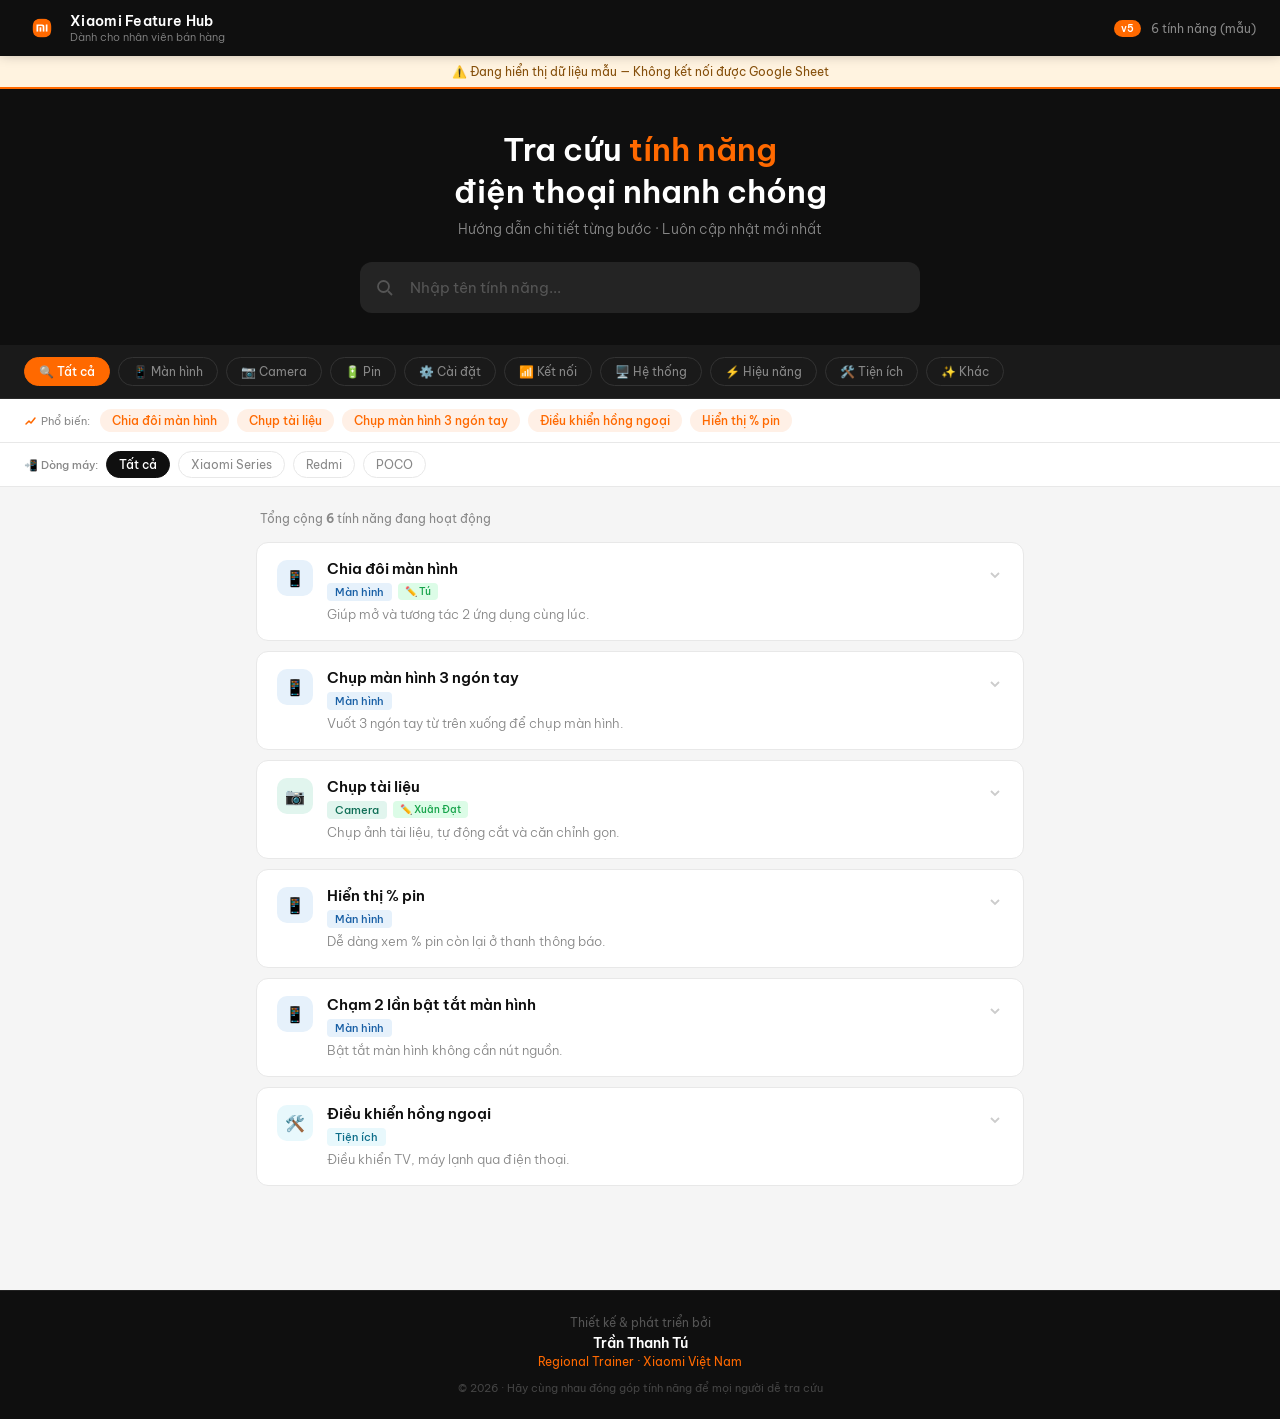
<file: index.html>
<!DOCTYPE html>
<html lang="vi">
<head>
<meta charset="UTF-8">
<meta name="viewport" content="width=device-width, initial-scale=1.0">
<title>Xiaomi Feature Hub v5 — By Trần Thanh Tú</title>
<link href="https://fonts.googleapis.com/css2?family=Be+Vietnam+Pro:wght@300;400;500;600&display=swap" rel="stylesheet">
<link rel="stylesheet" href="style.css">
</head>
<body>

<!-- HEADER -->
<header>
  <a class="logo" href="#" onclick="clearSearch();window.scrollTo({top:0,behavior:'smooth'});return false;">
    <div class="logo-icon">
      <img src="xiaomi7.png" alt="Xiaomi"
           style="width:36px;height:36px;object-fit:contain;border-radius:7px;"
           onerror="this.style.display='none';this.nextElementSibling.style.display='flex'">
      <div style="display:none;width:36px;height:36px;background:#FF6900;border-radius:7px;align-items:center;justify-content:center;font-weight:bold;color:white;font-size:13px;">mi</div>
    </div>
    <div>
      <div class="logo-text">Xiaomi Feature Hub</div>
      <div class="logo-sub">Dành cho nhân viên bán hàng</div>
    </div>
  </a>
  <div class="header-right">
    <span class="version-badge">v5</span>
    <span class="count-badge" id="count-display">Đang tải...</span>
  </div>
</header>

<!-- DEMO BANNER -->
<div class="demo-banner" id="demo-banner">
  ⚠️ Đang hiển thị dữ liệu mẫu — Không kết nối được Google Sheet
</div>

<!-- STICKY SEARCH -->
<div class="sticky-search" id="sticky-search">
  <div class="sticky-inner">
    <svg class="s-icon" viewBox="0 0 18 18" fill="none" stroke="currentColor" stroke-width="1.8">
      <circle cx="7.5" cy="7.5" r="5.5"/><line x1="12" y1="12" x2="16" y2="16"/>
    </svg>
    <input type="text" id="sticky-input" placeholder="Tìm tính năng nhanh..." autocomplete="off"/>
    <button class="s-clear" id="sticky-clear" aria-label="Xoá">×</button>
  </div>
</div>

<!-- HERO -->
<div class="hero" id="hero-section">
  <h1>Tra cứu <span>tính năng</span><br>điện thoại nhanh chóng</h1>
  <p>Hướng dẫn chi tiết từng bước · Luôn cập nhật mới nhất</p>
  <div class="search-wrap">
    <svg class="search-icon" viewBox="0 0 18 18" fill="none" stroke="currentColor" stroke-width="1.8">
      <circle cx="7.5" cy="7.5" r="5.5"/><line x1="12" y1="12" x2="16" y2="16"/>
    </svg>
    <input type="text" id="search-input" placeholder="Nhập tên tính năng..." autocomplete="off" inputmode="search"/>
    <button class="clear-btn" id="clear-btn" aria-label="Xoá">×</button>
  </div>
</div>

<!-- FILTERS -->
<div class="filters" id="filter-bar">
  <button class="filter-btn active" onclick="setFilter('all',this)">🔍 Tất cả</button>
  <button class="filter-btn" onclick="setFilter('Màn hình',this)">📱 Màn hình</button>
  <button class="filter-btn" onclick="setFilter('Camera',this)">📷 Camera</button>
  <button class="filter-btn" onclick="setFilter('Pin',this)">🔋 Pin</button>
  <button class="filter-btn" onclick="setFilter('Cài đặt',this)">⚙️ Cài đặt</button>
  <button class="filter-btn" onclick="setFilter('Kết nối',this)">📶 Kết nối</button>
  <button class="filter-btn" onclick="setFilter('Hệ thống',this)">🖥️ Hệ thống</button>
  <button class="filter-btn" onclick="setFilter('Hiệu năng',this)">⚡ Hiệu năng</button>
  <button class="filter-btn" onclick="setFilter('Tiện ích',this)">🛠️ Tiện ích</button>
  <button class="filter-btn" onclick="setFilter('Khác',this)">✨ Khác</button>
</div>

<!-- TRENDING -->
<div class="trending-bar">
  <div class="trending-label">
    <svg width="13" height="13" viewBox="0 0 13 13" fill="none">
      <path d="M2 10L5 7l2 2 4-5" stroke="#FF6900" stroke-width="1.5" stroke-linecap="round" stroke-linejoin="round"/>
    </svg>
    Phổ biến:
  </div>
  <div id="trending-tags" style="display:flex;gap:8px;overflow-x:auto;scrollbar-width:none;"></div>
</div>

<!-- DEVICE FILTER -->
<div class="device-bar">
  <span class="device-label">📲 Dòng máy:</span>
  <button class="device-btn active" onclick="setDevice('all',this)">Tất cả</button>
  <button class="device-btn" onclick="setDevice('Xiaomi',this)">Xiaomi Series</button>
  <button class="device-btn" onclick="setDevice('Redmi',this)">Redmi</button>
  <button class="device-btn" onclick="setDevice('POCO',this)">POCO</button>
</div>

<!-- MODAL BÁO LỖI -->
<div class="modal-overlay" id="modal-overlay" onclick="closeModal(event)">
  <div class="modal">
    <div id="modal-form-content">
      <div class="modal-title">🚩 Báo lỗi / Góp ý</div>
      <div class="modal-sub">Giúp chúng tôi cải thiện hướng dẫn tốt hơn</div>
      <div class="modal-feature" id="modal-feature-name"></div>

      <div class="modal-label">Loại vấn đề:</div>
      <div class="modal-checks">
        <label class="modal-check">
          <input type="checkbox" id="chk-wrong"> <span>Thông tin sai hoặc thiếu bước</span>
        </label>
        <label class="modal-check">
          <input type="checkbox" id="chk-notwork"> <span>Tính năng không hoạt động trên máy tôi</span>
        </label>
      </div>

      <div style="display:grid;grid-template-columns:1fr 1fr;gap:10px;margin-bottom:12px;">
        <div>
          <div class="modal-label" style="margin-bottom:6px;">Model máy <span style="color:#E53935;">*</span></div>
          <input type="text" id="modal-model" class="modal-textarea" style="min-height:unset;height:38px;resize:none;" placeholder="VD: Redmi Note 15"/>
        </div>
        <div>
          <div class="modal-label" style="margin-bottom:6px;">Tên PC <span style="color:#E53935;">*</span></div>
          <input type="text" id="modal-pc" class="modal-textarea" style="min-height:unset;height:38px;resize:none;" placeholder="Nguyễn Văn A"/>
        </div>
      </div>

      <div style="margin-bottom:12px;">
        <div class="modal-label" style="margin-bottom:6px;">Region <span style="color:#E53935;">*</span></div>
        <select id="modal-region" class="modal-textarea" onchange="onRegionChange()">
          <option value="">-- Chọn Region --</option>
        </select>
      </div>
      <div style="margin-bottom:12px;">
        <div class="modal-label" style="margin-bottom:6px;">Sub Region <span style="color:#E53935;">*</span></div>
        <select id="modal-subregion" class="modal-textarea" onchange="onSubRegionChange()" disabled>
          <option value="">-- Chọn Sub Region --</option>
        </select>
      </div>
      <div style="margin-bottom:12px;">
        <div class="modal-label" style="margin-bottom:6px;">Tên Trainer <span style="color:#E53935;">*</span></div>
        <select id="modal-trainer" class="modal-textarea" disabled>
          <option value="">-- Chọn Trainer --</option>
        </select>
      </div>

      <div class="modal-label">Góp ý thêm (tuỳ chọn):</div>
      <textarea class="modal-textarea" id="modal-note" placeholder="Mô tả chi tiết vấn đề hoặc đề xuất..."></textarea>
      <div class="modal-actions">
        <button class="btn-cancel" onclick="closeModalDirect()">Huỷ</button>
        <button class="btn-submit" id="btn-submit-report" onclick="submitReport()">Gửi báo cáo</button>
      </div>
    </div>
    <div id="modal-success-content" class="modal-success" style="display:none;">
      <div class="s-icon-big">✅</div>
      <div style="font-size:15px;font-weight:600;color:var(--dark);margin-bottom:8px;">Đã gửi thành công!</div>
      <p>Cảm ơn bạn đã góp ý. Nội dung sẽ được xem xét và cập nhật sớm.</p>
      <button class="btn-submit" style="margin-top:16px;" onclick="closeModalDirect()">Đóng</button>
    </div>
  </div>
</div>

<!-- MAIN -->
<div class="main">
  <div class="results-info" id="results-info"></div>
  <div id="results">
    <div class="state-box"><div class="spinner"></div><p>Đang tải dữ liệu...</p></div>
  </div>
  <div class="pagination" id="pagination"></div>
</div>

<!-- FOOTER -->
<footer style="background:var(--dark);padding:24px;text-align:center;margin-top:32px;border-top:1px solid #222;">
  <div style="font-size:12px;color:#555;margin-bottom:4px;">Thiết kế &amp; phát triển bởi</div>
  <div style="font-size:14px;font-weight:600;color:var(--white);">Trần Thanh Tú</div>
  <div style="font-size:12px;color:var(--orange);margin-top:2px;">Regional Trainer · Xiaomi Việt Nam</div>
  <div style="font-size:11px;color:#444;margin-top:12px;">© 2026 · Hãy cùng nhau đóng góp tính năng để mọi người dễ tra cứu</div>
</footer>

<script src="app.js"></script>
</body>
</html>
</file>
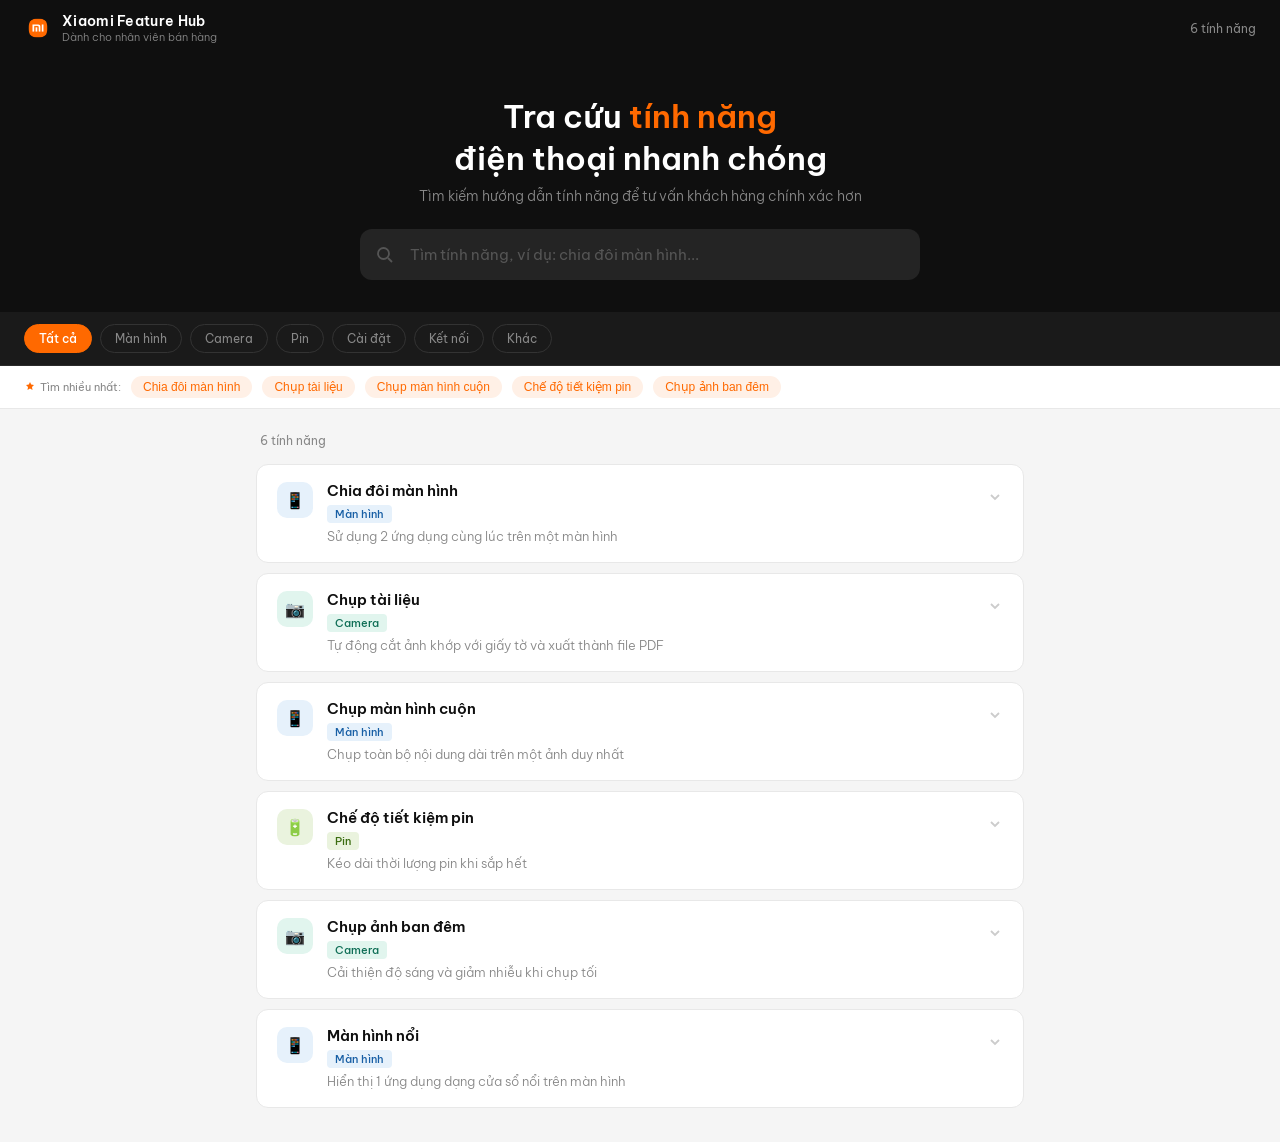
<file: index (2).html>
<!DOCTYPE html>
<html lang="vi">
<head>
<meta charset="UTF-8">
<meta name="viewport" content="width=device-width, initial-scale=1.0">
<title>Tra cứu tính năng Xiaomi</title>
<link href="https://fonts.googleapis.com/css2?family=Be+Vietnam+Pro:wght@300;400;500;600&display=swap" rel="stylesheet">
<style>
  *, *::before, *::after { box-sizing: border-box; margin: 0; padding: 0; }

  :root {
    --orange: #FF6900;
    --orange-light: #FFF0E6;
    --orange-mid: #FFD4B3;
    --dark: #0F0F0F;
    --dark2: #1A1A1A;
    --dark3: #242424;
    --gray: #888;
    --gray-light: #F5F5F5;
    --white: #FFFFFF;
    --border: #E8E8E8;
    --radius: 12px;
    --radius-sm: 8px;
  }

  body {
    font-family: 'Be Vietnam Pro', sans-serif;
    background: var(--gray-light);
    color: var(--dark);
    min-height: 100vh;
  }

  /* HEADER */
  header {
    background: var(--dark);
    padding: 0 24px;
    display: flex;
    align-items: center;
    justify-content: space-between;
    height: 56px;
    position: sticky;
    top: 0;
    z-index: 100;
  }

  .logo {
    display: flex;
    align-items: center;
    gap: 10px;
    text-decoration: none;
  }

  .logo-icon {
    width: 28px;
    height: 28px;
    background: var(--orange);
    border-radius: 6px;
    display: flex;
    align-items: center;
    justify-content: center;
  }

  .logo-icon svg { width: 16px; height: 16px; }

  .logo-text {
    font-size: 14px;
    font-weight: 600;
    color: var(--white);
    letter-spacing: 0.3px;
  }

  .logo-sub {
    font-size: 11px;
    color: var(--gray);
    font-weight: 300;
  }

  .header-right {
    font-size: 12px;
    color: var(--gray);
  }

  /* HERO */
  .hero {
    background: var(--dark);
    padding: 40px 24px 32px;
    text-align: center;
  }

  .hero h1 {
    font-size: clamp(22px, 4vw, 32px);
    font-weight: 600;
    color: var(--white);
    line-height: 1.3;
    margin-bottom: 8px;
  }

  .hero h1 span { color: var(--orange); }

  .hero p {
    font-size: 14px;
    color: var(--gray);
    font-weight: 300;
    margin-bottom: 24px;
  }

  /* SEARCH */
  .search-wrap {
    max-width: 560px;
    margin: 0 auto;
    position: relative;
  }

  .search-wrap input {
    width: 100%;
    padding: 14px 20px 14px 48px;
    font-size: 15px;
    font-family: 'Be Vietnam Pro', sans-serif;
    border: 2px solid transparent;
    border-radius: var(--radius);
    background: var(--dark3);
    color: var(--white);
    outline: none;
    transition: border-color 0.2s;
  }

  .search-wrap input::placeholder { color: #555; }
  .search-wrap input:focus { border-color: var(--orange); }

  .search-icon {
    position: absolute;
    left: 16px;
    top: 50%;
    transform: translateY(-50%);
    color: #555;
    width: 18px;
    height: 18px;
  }

  .clear-btn {
    position: absolute;
    right: 14px;
    top: 50%;
    transform: translateY(-50%);
    background: none;
    border: none;
    color: #555;
    cursor: pointer;
    font-size: 18px;
    display: none;
    line-height: 1;
  }

  /* FILTERS */
  .filters {
    background: var(--dark2);
    padding: 12px 24px;
    display: flex;
    gap: 8px;
    overflow-x: auto;
    scrollbar-width: none;
    border-bottom: 1px solid #2A2A2A;
  }

  .filters::-webkit-scrollbar { display: none; }

  .filter-btn {
    flex-shrink: 0;
    padding: 6px 14px;
    border-radius: 20px;
    border: 1px solid #333;
    background: transparent;
    color: var(--gray);
    font-size: 12px;
    font-family: 'Be Vietnam Pro', sans-serif;
    cursor: pointer;
    transition: all 0.15s;
    white-space: nowrap;
  }

  .filter-btn:hover { border-color: var(--orange); color: var(--orange); }
  .filter-btn.active { background: var(--orange); border-color: var(--orange); color: var(--white); font-weight: 500; }

  /* TRENDING */
  .trending-bar {
    background: var(--white);
    padding: 10px 24px;
    display: flex;
    align-items: center;
    gap: 10px;
    border-bottom: 1px solid var(--border);
    overflow-x: auto;
    scrollbar-width: none;
  }

  .trending-bar::-webkit-scrollbar { display: none; }

  .trending-label {
    font-size: 11px;
    color: var(--gray);
    white-space: nowrap;
    display: flex;
    align-items: center;
    gap: 4px;
  }

  .trend-tag {
    flex-shrink: 0;
    font-size: 12px;
    padding: 4px 12px;
    border-radius: 20px;
    background: var(--orange-light);
    color: var(--orange);
    cursor: pointer;
    font-weight: 500;
    transition: background 0.15s;
    white-space: nowrap;
    border: none;
  }

  .trend-tag:hover { background: var(--orange-mid); }

  /* MAIN */
  .main {
    max-width: 800px;
    margin: 0 auto;
    padding: 24px 16px;
  }

  .results-info {
    font-size: 12px;
    color: var(--gray);
    margin-bottom: 16px;
    padding: 0 4px;
  }

  /* CARDS */
  .card {
    background: var(--white);
    border-radius: var(--radius);
    margin-bottom: 10px;
    border: 1px solid var(--border);
    overflow: hidden;
    transition: box-shadow 0.2s;
  }

  .card:hover { box-shadow: 0 4px 16px rgba(0,0,0,0.08); }

  .card-header {
    padding: 16px 20px;
    cursor: pointer;
    display: flex;
    align-items: flex-start;
    gap: 14px;
  }

  .cat-dot {
    width: 36px;
    height: 36px;
    border-radius: 10px;
    display: flex;
    align-items: center;
    justify-content: center;
    flex-shrink: 0;
    font-size: 16px;
    margin-top: 1px;
  }

  .card-info { flex: 1; min-width: 0; }

  .card-title {
    font-size: 15px;
    font-weight: 600;
    color: var(--dark);
    margin-bottom: 4px;
    line-height: 1.3;
  }

  .card-meta {
    display: flex;
    align-items: center;
    gap: 8px;
    flex-wrap: wrap;
  }

  .badge {
    font-size: 11px;
    padding: 2px 8px;
    border-radius: 4px;
    font-weight: 500;
  }

  .card-desc {
    font-size: 13px;
    color: var(--gray);
    font-weight: 300;
    margin-top: 4px;
    line-height: 1.5;
  }

  .chevron {
    color: #CCC;
    transition: transform 0.25s;
    flex-shrink: 0;
    margin-top: 8px;
  }

  .card.open .chevron { transform: rotate(180deg); color: var(--orange); }

  /* CARD BODY */
  .card-body {
    max-height: 0;
    overflow: hidden;
    transition: max-height 0.3s ease;
  }

  .card.open .card-body { max-height: 600px; }

  .card-body-inner {
    padding: 0 20px 20px 20px;
    border-top: 1px solid var(--border);
  }

  .steps-title {
    font-size: 11px;
    font-weight: 600;
    color: var(--gray);
    text-transform: uppercase;
    letter-spacing: 0.8px;
    padding: 14px 0 10px;
  }

  .step {
    display: flex;
    gap: 12px;
    align-items: flex-start;
    margin-bottom: 8px;
  }

  .step-num {
    min-width: 22px;
    height: 22px;
    background: var(--orange);
    color: white;
    border-radius: 50%;
    display: flex;
    align-items: center;
    justify-content: center;
    font-size: 11px;
    font-weight: 600;
    flex-shrink: 0;
    margin-top: 1px;
  }

  .step-text {
    font-size: 14px;
    color: var(--dark);
    line-height: 1.5;
    font-weight: 400;
  }

  .benefit-box {
    margin-top: 14px;
    padding: 12px 14px;
    background: var(--orange-light);
    border-radius: var(--radius-sm);
    border-left: 3px solid var(--orange);
    font-size: 13px;
    color: #8B3A00;
    line-height: 1.5;
  }

  .benefit-label {
    font-size: 10px;
    font-weight: 600;
    text-transform: uppercase;
    letter-spacing: 0.8px;
    color: var(--orange);
    margin-bottom: 4px;
  }

  .note-box {
    margin-top: 10px;
    padding: 10px 14px;
    background: #F0F7FF;
    border-radius: var(--radius-sm);
    border-left: 3px solid #4A90D9;
    font-size: 13px;
    color: #1A4D7A;
    line-height: 1.5;
  }

  .product-box {
    margin-top: 10px;
    display: flex;
    align-items: center;
    gap: 6px;
    font-size: 12px;
    color: var(--gray);
  }

  /* EMPTY / LOADING */
  .state-box {
    text-align: center;
    padding: 60px 20px;
    color: var(--gray);
  }

  .state-box .icon { font-size: 40px; margin-bottom: 12px; }
  .state-box p { font-size: 14px; }

  /* CATEGORY COLORS */
  .cat-man-hinh { background: #E6F1FB; }
  .cat-camera { background: #E1F5EE; }
  .cat-pin { background: #EAF3DE; }
  .cat-cai-dat { background: #FAEEDA; }
  .cat-ket-noi { background: #FBEAF0; }
  .cat-khac { background: #F1EFE8; }

  .badge-man-hinh { background: #E6F1FB; color: #185FA5; }
  .badge-camera { background: #E1F5EE; color: #0F6E56; }
  .badge-pin { background: #EAF3DE; color: #3B6D11; }
  .badge-cai-dat { background: #FAEEDA; color: #854F0B; }
  .badge-ket-noi { background: #FBEAF0; color: #993556; }
  .badge-khac { background: #F1EFE8; color: #5F5E5A; }

  @media (max-width: 600px) {
    .hero { padding: 20px 16px 20px; }
    .hero h1 { font-size: 20px; margin-bottom: 6px; }
    .hero p { font-size: 13px; margin-bottom: 16px; display: none; }
    .search-wrap input { padding: 14px 44px 14px 44px; font-size: 16px; border-radius: 10px; }
    .filters { padding: 10px 12px; gap: 6px; }
    .filter-btn { padding: 8px 14px; font-size: 13px; }
    .trending-bar { padding: 8px 12px; gap: 8px; }
    .trend-tag { font-size: 13px; padding: 6px 12px; }
    .main { padding: 12px 10px; }
    .card-header { padding: 14px 14px; gap: 10px; }
    .cat-dot { width: 32px; height: 32px; font-size: 15px; border-radius: 8px; }
    .card-title { font-size: 14px; }
    .card-desc { font-size: 13px; }
    .card-body-inner { padding: 0 14px 16px; }
    .step-text { font-size: 14px; }
    .benefit-box { font-size: 13px; }
    header { padding: 0 14px; }
    .logo-sub { display: none; }
  }
</style>
</head>
<body>

<header>
  <a class="logo" href="#">
    <div class="logo-icon" style="background:none; padding:0;">
      <img src="xiaomi7.png" alt="Xiaomi" style="width:36px;height:36px;object-fit:contain;border-radius:7px;" onerror="this.style.display='none';this.nextElementSibling.style.display='flex'">
      <div style="display:none;width:36px;height:36px;background:#FF6900;border-radius:7px;align-items:center;justify-content:center;font-weight:bold;color:white;font-size:13px;">mi</div>
    </div>
    <div>
      <div class="logo-text">Xiaomi Feature Hub</div>
      <div class="logo-sub">Dành cho nhân viên bán hàng</div>
    </div>
  </a>
  <div class="header-right" id="count-display">Đang tải...</div>
</header>

<div class="hero">
  <h1>Tra cứu <span>tính năng</span><br>điện thoại nhanh chóng</h1>
  <p>Tìm kiếm hướng dẫn tính năng để tư vấn khách hàng chính xác hơn</p>
  <div class="search-wrap">
    <svg class="search-icon" viewBox="0 0 18 18" fill="none" stroke="currentColor" stroke-width="1.8">
      <circle cx="7.5" cy="7.5" r="5.5"/><line x1="12" y1="12" x2="16" y2="16"/>
    </svg>
    <input type="text" id="search-input" placeholder="Tìm tính năng, ví dụ: chia đôi màn hình..." autocomplete="off" />
    <button class="clear-btn" id="clear-btn" onclick="clearSearch()">×</button>
  </div>
</div>

<div class="filters" id="filters">
  <button class="filter-btn active" onclick="setFilter('all', this)">Tất cả</button>
  <button class="filter-btn" onclick="setFilter('Màn hình', this)">Màn hình</button>
  <button class="filter-btn" onclick="setFilter('Camera', this)">Camera</button>
  <button class="filter-btn" onclick="setFilter('Pin', this)">Pin</button>
  <button class="filter-btn" onclick="setFilter('Cài đặt', this)">Cài đặt</button>
  <button class="filter-btn" onclick="setFilter('Kết nối', this)">Kết nối</button>
  <button class="filter-btn" onclick="setFilter('Khác', this)">Khác</button>
</div>

<div class="trending-bar" id="trending-bar">
  <div class="trending-label">
    <svg width="12" height="12" viewBox="0 0 12 12" fill="none"><path d="M6 1l1.2 2.4L10 4l-2 2 .5 3L6 7.5 3.5 9 4 6 2 4l2.8-.6L6 1z" fill="#FF6900"/></svg>
    Tìm nhiều nhất:
  </div>
</div>

<div class="main">
  <div class="results-info" id="results-info"></div>
  <div id="results"></div>
</div>

<script>
const SHEET_ID = '1_BpsY4izWhR9xyKww9vRviUIs7icMIfVxeXXZEZePMA';
const API = `https://docs.google.com/spreadsheets/d/${SHEET_ID}/gviz/tq?tqx=out:json&sheet=`;

let features = [], steps = [], trending = [];
let activeFilter = 'all', searchQ = '';

const catMap = {
  'Màn hình': { cls: 'man-hinh', icon: '📱' },
  'Camera': { cls: 'camera', icon: '📷' },
  'Pin': { cls: 'pin', icon: '🔋' },
  'Cài đặt': { cls: 'cai-dat', icon: '⚙️' },
  'Kết nối': { cls: 'ket-noi', icon: '📶' },
  'Khác': { cls: 'khac', icon: '✨' },
};

function getCat(name) {
  return catMap[name] || { cls: 'khac', icon: '✨' };
}

async function fetchSheet(sheetName) {
  const res = await fetch(API + encodeURIComponent(sheetName));
  const text = await res.text();
  const json = JSON.parse(text.substring(47).slice(0, -2));
  const rawCols = json.table.cols.map(c => c.label ? c.label.trim() : '');
  const rows = json.table.rows;
  if (!rows || rows.length === 0) return [];

  // Kiểm tra xem cols từ API có đủ tên thật không
  // Nếu API trả về "A", "B", "C" hoặc trống → header nằm trong row đầu tiên
  const isRealHeader = rawCols.some(c => c && c.length > 1 && !/^[A-Z]$/.test(c));

  let cols, dataRows;
  if (isRealHeader) {
    cols = rawCols;
    dataRows = rows;
  } else {
    // Header nằm ở row đầu tiên (hàng 2 trong sheet vì hàng 1 trống)
    const headerRow = rows[0];
    cols = headerRow.c.map(cell => cell && cell.v ? String(cell.v).trim() : '');
    dataRows = rows.slice(1);
  }

  return dataRows.map(r => {
    const obj = {};
    cols.forEach((col, i) => {
      if (col) obj[col] = r.c[i] ? String(r.c[i].v ?? '').trim() : '';
    });
    return obj;
  }).filter(r => Object.values(r).some(v => v !== ''));
}

function escHtml(str) {
  return String(str || '').replace(/&/g,'&amp;').replace(/</g,'&lt;').replace(/>/g,'&gt;').replace(/"/g,'&quot;');
}

// Dữ liệu mẫu dự phòng (dùng khi không kết nối được Sheet)
const SAMPLE_FEATURES = [
  { feature_id:'F001', 'Tính năng':'Chia đôi màn hình', 'Danh mục':'Màn hình', 'Công dụng':'Sử dụng 2 ứng dụng cùng lúc trên một màn hình', 'Lợi ích':'Khách hàng có thể nhắn Zalo và xem YouTube cùng lúc', 'Dòng sản phẩm áp dụng':'Tất cả', 'Lưu ý':'RAM > 6GB mới sử dụng được' },
  { feature_id:'F002', 'Tính năng':'Chụp tài liệu', 'Danh mục':'Camera', 'Công dụng':'Tự động cắt ảnh khớp với giấy tờ và xuất thành file PDF', 'Lợi ích':'Tiết kiệm thời gian scan tài liệu, không cần máy scan', 'Dòng sản phẩm áp dụng':'Tất cả', 'Lưu ý':'' },
  { feature_id:'F003', 'Tính năng':'Chụp màn hình cuộn', 'Danh mục':'Màn hình', 'Công dụng':'Chụp toàn bộ nội dung dài trên một ảnh duy nhất', 'Lợi ích':'Lưu toàn bộ tin nhắn, trang web mà không cần chụp nhiều lần', 'Dòng sản phẩm áp dụng':'Tất cả', 'Lưu ý':'' },
  { feature_id:'F004', 'Tính năng':'Chế độ tiết kiệm pin', 'Danh mục':'Pin', 'Công dụng':'Kéo dài thời lượng pin khi sắp hết', 'Lợi ích':'Pin dùng được lâu hơn 30-50%', 'Dòng sản phẩm áp dụng':'Tất cả', 'Lưu ý':'Xuân Đạt đã đóng góp tính năng' },
  { feature_id:'F005', 'Tính năng':'Chụp ảnh ban đêm', 'Danh mục':'Camera', 'Công dụng':'Cải thiện độ sáng và giảm nhiễu khi chụp tối', 'Lợi ích':'Ảnh đêm sáng rõ, điểm mạnh so với đối thủ', 'Dòng sản phẩm áp dụng':'Tất cả', 'Lưu ý':'Các dòng sản phẩm thấp như Redmi có thể khác' },
  { feature_id:'F006', 'Tính năng':'Màn hình nổi', 'Danh mục':'Màn hình', 'Công dụng':'Hiển thị 1 ứng dụng dạng cửa sổ nổi trên màn hình', 'Lợi ích':'Xem video nhỏ trong khi làm việc khác', 'Dòng sản phẩm áp dụng':'Tất cả', 'Lưu ý':'' },
];

const SAMPLE_STEPS = [
  { feature_id:'F001', step_order:1, 'Nội dung':'Vuốt lên từ đáy màn hình để vào giao đa nhiệm' },
  { feature_id:'F001', step_order:2, 'Nội dung':'Nhấn giữ vào ứng dụng muốn chia' },
  { feature_id:'F001', step_order:3, 'Nội dung':'Chọn "Chia đôi màn hình"' },
  { feature_id:'F001', step_order:4, 'Nội dung':'Chọn ứng dụng thứ hai ở phần còn lại' },
  { feature_id:'F002', step_order:1, 'Nội dung':'Mở ứng dụng Máy ảnh' },
  { feature_id:'F002', step_order:2, 'Nội dung':'Chọn chế độ "Tài liệu" hoặc vuốt sang tab Thêm' },
  { feature_id:'F002', step_order:3, 'Nội dung':'Đặt tài liệu phẳng, hướng camera vào' },
  { feature_id:'F002', step_order:4, 'Nội dung':'Nhấn chụp, máy tự cắt và căn chỉnh' },
  { feature_id:'F002', step_order:5, 'Nội dung':'Chọn lưu ảnh hoặc xuất PDF' },
  { feature_id:'F003', step_order:1, 'Nội dung':'Chụp màn hình bình thường (nhấn nút nguồn + giảm âm lượng)' },
  { feature_id:'F003', step_order:2, 'Nội dung':'Nhấn vào biểu tượng "Cuộn" xuất hiện ở góc dưới' },
  { feature_id:'F003', step_order:3, 'Nội dung':'Kéo để chọn độ dài muốn chụp rồi lưu' },
  { feature_id:'F004', step_order:1, 'Nội dung':'Vào Cài đặt > Pin' },
  { feature_id:'F004', step_order:2, 'Nội dung':'Bật "Chế độ tiết kiệm điện"' },
  { feature_id:'F004', step_order:3, 'Nội dung':'Tùy chọn: bật "Tiết kiệm cực đại" khi pin dưới 15%' },
  { feature_id:'F005', step_order:1, 'Nội dung':'Mở ứng dụng Máy ảnh' },
  { feature_id:'F005', step_order:2, 'Nội dung':'Chọn chế độ "Đêm" (Night Mode)' },
  { feature_id:'F005', step_order:3, 'Nội dung':'Giữ điện thoại thẳng, nhấn chụp' },
  { feature_id:'F005', step_order:4, 'Nội dung':'Đợi máy xử lý 2-5 giây' },
  { feature_id:'F006', step_order:1, 'Nội dung':'Vào giao đa nhiệm (vuốt lên)' },
  { feature_id:'F006', step_order:2, 'Nội dung':'Nhấn giữ ứng dụng' },
  { feature_id:'F006', step_order:3, 'Nội dung':'Chọn "Cửa sổ nổi"' },
];

async function init() {
  try {
    [features, steps] = await Promise.all([
      fetchSheet('Feature'),
      fetchSheet('Steps')
    ]);
    if (!features.length) throw new Error('empty');
  } catch(e) {
    // Dùng dữ liệu mẫu khi không kết nối được Sheet
    features = SAMPLE_FEATURES;
    steps = SAMPLE_STEPS;
  }

  document.getElementById('count-display').textContent = features.length + ' tính năng';

  const topFeatures = features.slice(0, 5);
  const tBar = document.getElementById('trending-bar');
  topFeatures.forEach(f => {
    const btn = document.createElement('button');
    btn.className = 'trend-tag';
    btn.textContent = f['Tính năng'];
    btn.onclick = () => { document.getElementById('search-input').value = f['Tính năng']; onSearch(); };
    tBar.appendChild(btn);
  });

  render();
}

function getSteps(featureId) {
  return steps.filter(s => s['feature_id'] === featureId).sort((a, b) => {
    const aNum = parseInt(String(a['step_order']||'').replace(/\D/g,'')) || 0;
    const bNum = parseInt(String(b['step_order']||'').replace(/\D/g,'')) || 0;
    return aNum - bNum;
  });
}

function slugCat(cat) {
  return (catMap[cat] || {cls:'khac'}).cls;
}

function render() {
  const q = searchQ.toLowerCase().trim();
  let list = features.filter(f => {
    const ten = String(f['Tính năng'] || '').toLowerCase();
    const congDung = String(f['Công dụng'] || '').toLowerCase();
    const danhMuc = String(f['Danh mục'] || '').toLowerCase();
    const matchQ = !q || ten.includes(q) || congDung.includes(q) || danhMuc.includes(q);
    const matchF = activeFilter === 'all' || f['Danh mục'] === activeFilter;
    return matchQ && matchF;
  });

  const info = document.getElementById('results-info');
  info.textContent = q || activeFilter !== 'all' ? `Tìm thấy ${list.length} tính năng` : `${list.length} tính năng`;

  if (!list.length) {
    document.getElementById('results').innerHTML = `<div class="state-box"><div class="icon">🔍</div><p>Không tìm thấy tính năng phù hợp.<br>Thử từ khóa khác nhé.</p></div>`;
    return;
  }

  document.getElementById('results').innerHTML = list.map(f => {
    const cat = getCat(f['Danh mục']);
    const fid = f['feature_id'] || '';
    const fSteps = getSteps(fid);

    const stepsHTML = fSteps.map((s, i) => {
      // Thử tất cả tên cột có thể có
      const nd = s['Nội dung'] || s['Nội dung bước'] || s['noi_dung'] || '';
      return `<div class="step">
        <div class="step-num">${i+1}</div>
        <div class="step-text">${escHtml(nd)}</div>
      </div>`;
    }).join('');

    const noteVal = f['Lưu ý/Tên người đóng góp tính năng'] || f['Lưu ý'] || '';
    const noteHTML = noteVal ? `<div class="note-box"><strong style="font-size:10px;text-transform:uppercase;letter-spacing:0.8px;color:#4A90D9;">Lưu ý</strong><br>${escHtml(noteVal)}</div>` : '';
    const productVal = f['Dòng sản phẩm áp dụng'] || '';
    const productHTML = productVal && productVal !== 'Tất cả' ? `<div class="product-box"><svg width="12" height="12" viewBox="0 0 12 12" fill="none"><rect x="1" y="1" width="10" height="10" rx="2" stroke="#888" stroke-width="1.2"/><path d="M4 6h4M6 4v4" stroke="#888" stroke-width="1.2" stroke-linecap="round"/></svg>Áp dụng: <strong>${escHtml(productVal)}</strong></div>` : '';

    return `<div class="card" id="card-${escHtml(fid)}">
      <div class="card-header" onclick="toggleCard('${escHtml(fid)}')">
        <div class="cat-dot cat-${cat.cls}">${cat.icon}</div>
        <div class="card-info">
          <div class="card-title">${escHtml(f['Tính năng'])}</div>
          <div class="card-meta">
            <span class="badge badge-${cat.cls}">${escHtml(f['Danh mục'])}</span>
          </div>
          <div class="card-desc">${escHtml(f['Công dụng'])}</div>
        </div>
        <svg class="chevron" width="16" height="16" viewBox="0 0 16 16" fill="none" stroke="currentColor" stroke-width="1.8"><path d="M4 6l4 4 4-4"/></svg>
      </div>
      <div class="card-body">
        <div class="card-body-inner">
          ${fSteps.length ? `<div class="steps-title">Các bước thực hiện</div>${stepsHTML}` : ''}
          ${noteHTML}
          ${productHTML}
        </div>
      </div>
    </div>`;
  }).join('');
}

function toggleCard(id) {
  const card = document.getElementById('card-' + id);
  const isOpen = card.classList.contains('open');
  document.querySelectorAll('.card.open').forEach(c => c.classList.remove('open'));
  if (!isOpen) card.classList.add('open');
}

function onSearch() {
  searchQ = document.getElementById('search-input').value;
  document.getElementById('clear-btn').style.display = searchQ ? 'block' : 'none';
  render();
}

function clearSearch() {
  document.getElementById('search-input').value = '';
  searchQ = '';
  document.getElementById('clear-btn').style.display = 'none';
  render();
}

function setFilter(cat, btn) {
  activeFilter = cat;
  document.querySelectorAll('.filter-btn').forEach(b => b.classList.remove('active'));
  btn.classList.add('active');
  render();
}

document.getElementById('search-input').addEventListener('input', onSearch);
document.getElementById('search-input').addEventListener('keydown', e => { if(e.key === 'Escape') clearSearch(); });

init();
</script>
</body>
</html>
</file>
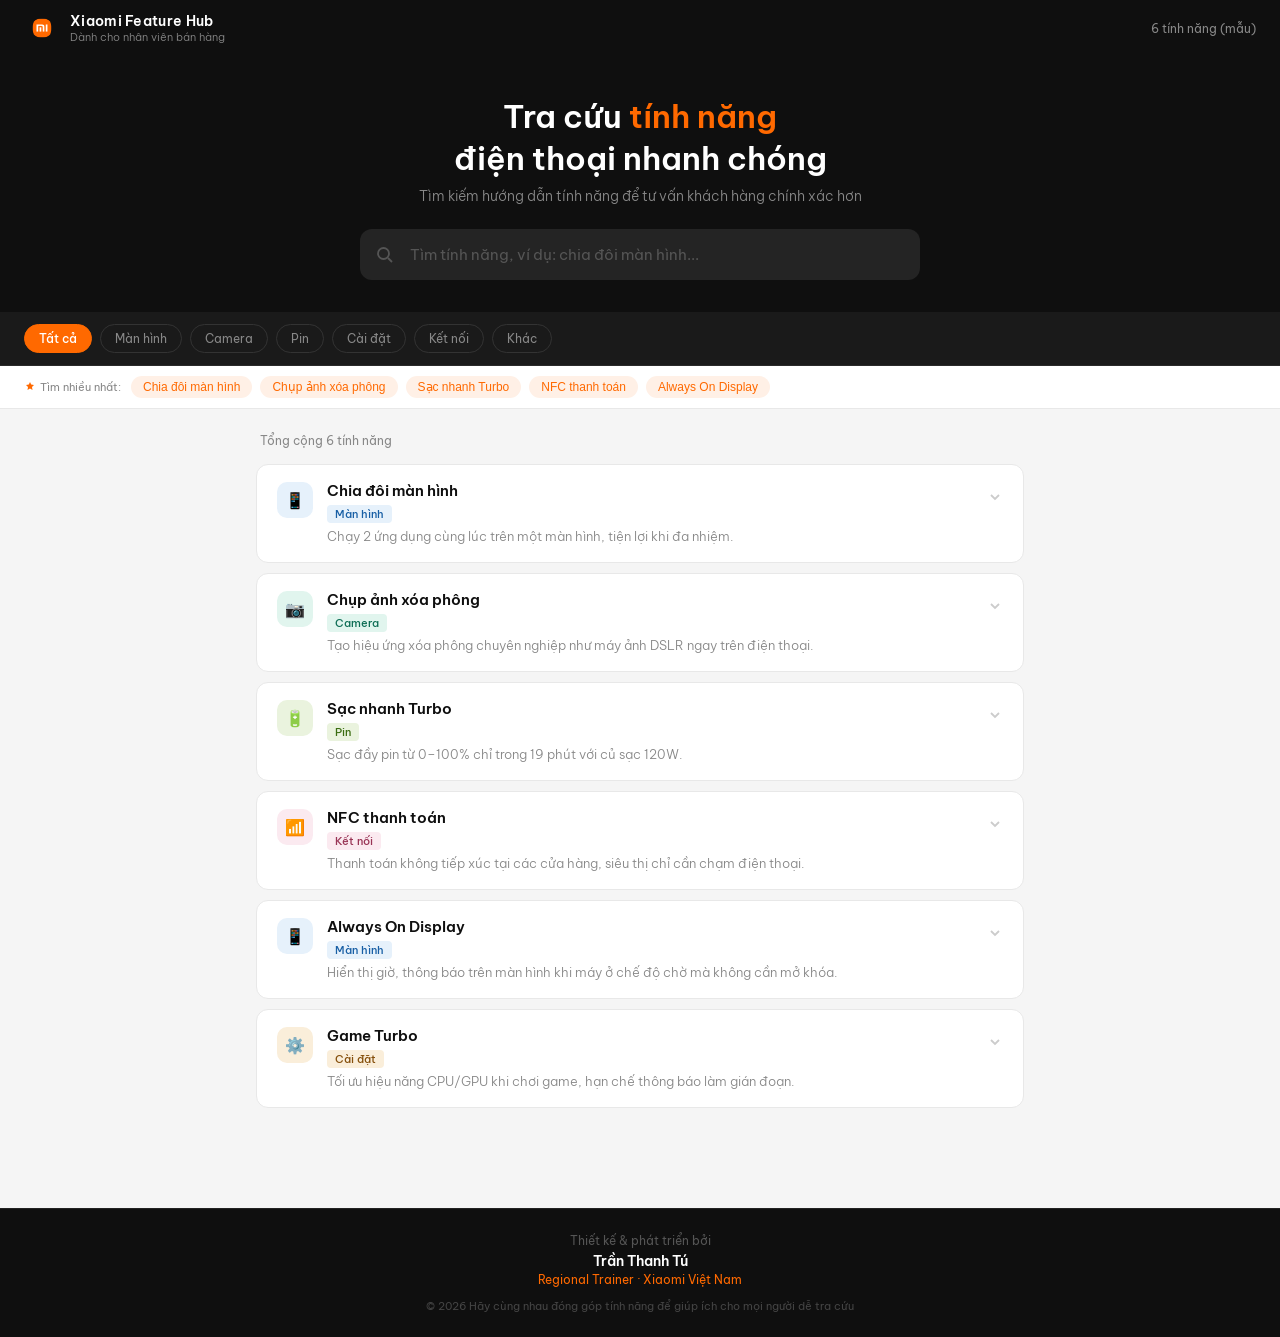
<file: index (3).html>
<!DOCTYPE html>
<html lang="vi">
<head>
<meta charset="UTF-8">
<meta name="viewport" content="width=device-width, initial-scale=1.0">
<title>Tra cứu tính năng Xiaomi By Trần Thanh Tú</title>
<link href="https://fonts.googleapis.com/css2?family=Be+Vietnam+Pro:wght@300;400;500;600&display=swap" rel="stylesheet">
<style>
  *, *::before, *::after { box-sizing: border-box; margin: 0; padding: 0; }

  :root {
    --orange: #FF6900;
    --orange-light: #FFF0E6;
    --orange-mid: #FFD4B3;
    --dark: #0F0F0F;
    --dark2: #1A1A1A;
    --dark3: #242424;
    --gray: #888;
    --gray-light: #F5F5F5;
    --white: #FFFFFF;
    --border: #E8E8E8;
    --radius: 12px;
    --radius-sm: 8px;
  }

  body { font-family: 'Be Vietnam Pro', sans-serif; background: var(--gray-light); color: var(--dark); min-height: 100vh; }

  header { background: var(--dark); padding: 0 24px; display: flex; align-items: center; justify-content: space-between; height: 56px; position: sticky; top: 0; z-index: 100; }
  .logo { display: flex; align-items: center; gap: 10px; text-decoration: none; }
  .logo-icon { width: 36px; height: 36px; display: flex; align-items: center; justify-content: center; }
  .logo-text { font-size: 14px; font-weight: 600; color: var(--white); letter-spacing: 0.3px; }
  .logo-sub { font-size: 11px; color: var(--gray); font-weight: 300; }
  .header-right { font-size: 12px; color: var(--gray); }

  .hero { background: var(--dark); padding: 40px 24px 32px; text-align: center; }
  .hero h1 { font-size: clamp(22px, 4vw, 32px); font-weight: 600; color: var(--white); line-height: 1.3; margin-bottom: 8px; }
  .hero h1 span { color: var(--orange); }
  .hero p { font-size: 14px; color: var(--gray); font-weight: 300; margin-bottom: 24px; }

  .search-wrap { max-width: 560px; margin: 0 auto; position: relative; }
  .search-wrap input { width: 100%; padding: 14px 20px 14px 48px; font-size: 15px; font-family: 'Be Vietnam Pro', sans-serif; border: 2px solid transparent; border-radius: var(--radius); background: var(--dark3); color: var(--white); outline: none; transition: border-color 0.2s; }
  .search-wrap input::placeholder { color: #555; }
  .search-wrap input:focus { border-color: var(--orange); }
  .search-icon { position: absolute; left: 16px; top: 50%; transform: translateY(-50%); color: #555; width: 18px; height: 18px; }
  .clear-btn { position: absolute; right: 14px; top: 50%; transform: translateY(-50%); background: none; border: none; color: #555; cursor: pointer; font-size: 18px; display: none; line-height: 1; }

  .filters { background: var(--dark2); padding: 12px 24px; display: flex; gap: 8px; overflow-x: auto; scrollbar-width: none; border-bottom: 1px solid #2A2A2A; }
  .filters::-webkit-scrollbar { display: none; }
  .filter-btn { flex-shrink: 0; padding: 6px 14px; border-radius: 20px; border: 1px solid #333; background: transparent; color: var(--gray); font-size: 12px; font-family: 'Be Vietnam Pro', sans-serif; cursor: pointer; transition: all 0.15s; white-space: nowrap; }
  .filter-btn:hover { border-color: var(--orange); color: var(--orange); }
  .filter-btn.active { background: var(--orange); border-color: var(--orange); color: var(--white); font-weight: 500; }

  .trending-bar { background: var(--white); padding: 10px 24px; display: flex; align-items: center; gap: 10px; border-bottom: 1px solid var(--border); overflow-x: auto; scrollbar-width: none; }
  .trending-bar::-webkit-scrollbar { display: none; }
  .trending-label { font-size: 11px; color: var(--gray); white-space: nowrap; display: flex; align-items: center; gap: 4px; }
  .trend-tag { flex-shrink: 0; font-size: 12px; padding: 4px 12px; border-radius: 20px; background: var(--orange-light); color: var(--orange); cursor: pointer; font-weight: 500; transition: background 0.15s; white-space: nowrap; border: none; }
  .trend-tag:hover { background: var(--orange-mid); }

  .main { max-width: 800px; margin: 0 auto; padding: 24px 16px; }
  .results-info { font-size: 12px; color: var(--gray); margin-bottom: 16px; padding: 0 4px; display: flex; justify-content: space-between; align-items: center; }

  .card { background: var(--white); border-radius: var(--radius); margin-bottom: 10px; border: 1px solid var(--border); overflow: hidden; transition: box-shadow 0.2s; }
  .card:hover { box-shadow: 0 4px 16px rgba(0,0,0,0.08); }
  .card-header { padding: 16px 20px; cursor: pointer; display: flex; align-items: flex-start; gap: 14px; }
  .cat-dot { width: 36px; height: 36px; border-radius: 10px; display: flex; align-items: center; justify-content: center; flex-shrink: 0; font-size: 16px; margin-top: 1px; }
  .card-info { flex: 1; min-width: 0; }
  .card-title { font-size: 15px; font-weight: 600; color: var(--dark); margin-bottom: 4px; line-height: 1.3; }
  .card-meta { display: flex; align-items: center; gap: 8px; flex-wrap: wrap; }
  .badge { font-size: 11px; padding: 2px 8px; border-radius: 4px; font-weight: 500; }
  .card-desc { font-size: 13px; color: var(--gray); font-weight: 300; margin-top: 4px; line-height: 1.5; white-space: pre-line; }
  .chevron { color: #CCC; transition: transform 0.25s; flex-shrink: 0; margin-top: 8px; }
  .card.open .chevron { transform: rotate(180deg); color: var(--orange); }

  .card-body { max-height: 0; overflow: hidden; transition: max-height 0.4s ease; }
  .card.open .card-body { max-height: 3500px; }
  .card-body-inner { padding: 0 20px 20px 20px; border-top: 1px solid var(--border); }
  .steps-title { font-size: 11px; font-weight: 600; color: var(--gray); text-transform: uppercase; letter-spacing: 0.8px; padding: 14px 0 10px; }
  .step { display: flex; gap: 12px; align-items: flex-start; margin-bottom: 8px; }
  .step-num { min-width: 22px; height: 22px; background: var(--orange); color: white; border-radius: 50%; display: flex; align-items: center; justify-content: center; font-size: 11px; font-weight: 600; flex-shrink: 0; margin-top: 1px; }
  .step-text { font-size: 14px; color: var(--dark); line-height: 1.5; font-weight: 400; white-space: pre-line; }
  .note-box { margin-top: 10px; padding: 10px 14px; background: #F0F7FF; border-radius: var(--radius-sm); border-left: 3px solid #4A90D9; font-size: 13px; color: #1A4D7A; line-height: 1.5; white-space: pre-line; }
  .product-box { margin-top: 10px; display: flex; align-items: center; gap: 6px; font-size: 12px; color: var(--gray); }

  .pagination { display: flex; justify-content: center; align-items: center; gap: 8px; margin-top: 24px; padding-bottom: 20px; }
  .page-btn { min-width: 36px; height: 36px; border-radius: 8px; border: 1px solid var(--border); background: var(--white); color: var(--dark); font-size: 14px; font-family: 'Be Vietnam Pro', sans-serif; cursor: pointer; display: flex; align-items: center; justify-content: center; transition: all 0.2s; }
  .page-btn:hover { border-color: var(--orange); color: var(--orange); }
  .page-btn.active { background: var(--orange); border-color: var(--orange); color: var(--white); font-weight: 600; pointer-events: none; }
  .page-btn:disabled { background: var(--gray-light); color: #ccc; border-color: #eee; cursor: not-allowed; }

  .state-box { text-align: center; padding: 60px 20px; color: var(--gray); }
  .state-box .icon { font-size: 40px; margin-bottom: 12px; }
  .state-box p { font-size: 14px; }

  .cat-man-hinh { background: #E6F1FB; } .cat-camera { background: #E1F5EE; } .cat-pin { background: #EAF3DE; } .cat-cai-dat { background: #FAEEDA; } .cat-ket-noi { background: #FBEAF0; } .cat-khac { background: #F1EFE8; }
  .badge-man-hinh { background: #E6F1FB; color: #185FA5; } .badge-camera { background: #E1F5EE; color: #0F6E56; } .badge-pin { background: #EAF3DE; color: #3B6D11; } .badge-cai-dat { background: #FAEEDA; color: #854F0B; } .badge-ket-noi { background: #FBEAF0; color: #993556; } .badge-khac { background: #F1EFE8; color: #5F5E5A; }

  @media (max-width: 600px) {
    .hero { padding: 20px 16px 20px; }
    .hero h1 { font-size: 20px; margin-bottom: 6px; }
    .hero p { font-size: 13px; margin-bottom: 16px; display: none; }
    .search-wrap input { padding: 14px 44px; font-size: 16px; border-radius: 10px; }
    .filters { padding: 10px 12px; gap: 6px; }
    .filter-btn { padding: 8px 14px; font-size: 13px; }
    .trending-bar { padding: 8px 12px; gap: 8px; }
    .trend-tag { font-size: 13px; padding: 6px 12px; }
    .main { padding: 12px 10px; }
    .card-header { padding: 14px 14px; gap: 10px; }
    .cat-dot { width: 32px; height: 32px; font-size: 15px; border-radius: 8px; }
    header { padding: 0 14px; }
    .logo-sub { display: none; }
    .page-btn { min-width: 32px; height: 32px; font-size: 13px; }
  }
</style>
</head>
<body>

<header>
  <a class="logo" href="#">
    <div class="logo-icon">
      <img src="xiaomi7.png" alt="Xiaomi" style="width:36px;height:36px;object-fit:contain;border-radius:7px;" onerror="this.style.display='none';this.nextElementSibling.style.display='flex'">
      <div style="display:none;width:36px;height:36px;background:#FF6900;border-radius:7px;align-items:center;justify-content:center;font-weight:bold;color:white;font-size:13px;">mi</div>
    </div>
    <div>
      <div class="logo-text">Xiaomi Feature Hub</div>
      <div class="logo-sub">Dành cho nhân viên bán hàng</div>
    </div>
  </a>
  <div class="header-right" id="count-display">Đang tải...</div>
</header>

<div class="hero">
  <h1>Tra cứu <span>tính năng</span><br>điện thoại nhanh chóng</h1>
  <p>Tìm kiếm hướng dẫn tính năng để tư vấn khách hàng chính xác hơn</p>
  <div class="search-wrap">
    <svg class="search-icon" viewBox="0 0 18 18" fill="none" stroke="currentColor" stroke-width="1.8">
      <circle cx="7.5" cy="7.5" r="5.5"/><line x1="12" y1="12" x2="16" y2="16"/>
    </svg>
    <input type="text" id="search-input" placeholder="Tìm tính năng, ví dụ: chia đôi màn hình..." autocomplete="off" />
    <button class="clear-btn" id="clear-btn" onclick="clearSearch()">×</button>
  </div>
</div>

<div class="filters" id="filters">
  <button class="filter-btn active" onclick="setFilter('all', this)">Tất cả</button>
  <button class="filter-btn" onclick="setFilter('Màn hình', this)">Màn hình</button>
  <button class="filter-btn" onclick="setFilter('Camera', this)">Camera</button>
  <button class="filter-btn" onclick="setFilter('Pin', this)">Pin</button>
  <button class="filter-btn" onclick="setFilter('Cài đặt', this)">Cài đặt</button>
  <button class="filter-btn" onclick="setFilter('Kết nối', this)">Kết nối</button>
  <button class="filter-btn" onclick="setFilter('Khác', this)">Khác</button>
</div>

<div class="trending-bar" id="trending-bar">
  <div class="trending-label">
    <svg width="12" height="12" viewBox="0 0 12 12" fill="none"><path d="M6 1l1.2 2.4L10 4l-2 2 .5 3L6 7.5 3.5 9 4 6 2 4l2.8-.6L6 1z" fill="#FF6900"/></svg>
    Tìm nhiều nhất:
  </div>
  <div id="trending-tags" style="display: flex; gap: 8px;"></div>
</div>

<div class="main">
  <div class="results-info" id="results-info"></div>
  <div id="results"></div>
  <div class="pagination" id="pagination"></div>
</div>

<script>
const SHEET_ID = '1_BpsY4izWhR9xyKww9vRviUIs7icMIfVxeXXZEZePMA';
const API = `https://docs.google.com/spreadsheets/d/${SHEET_ID}/gviz/tq?tqx=out:json&sheet=`;
const GAS_URL = 'https://script.google.com/macros/s/AKfycbw2bfXfHR_XYjwylPxrefeXIKxXePz0mviyR-IFdc-TLq1Da5y7FbskA4hkwSUuuHvV/exec';

let features = [], steps = [];
let activeFilter = 'all', searchQ = '';
const ITEMS_PER_PAGE = 10;
let currentPage = 1;

const catMap = {
  'Màn hình': { cls: 'man-hinh', icon: '📱' },
  'Camera':   { cls: 'camera',   icon: '📷' },
  'Pin':      { cls: 'pin',      icon: '🔋' },
  'Cài đặt':  { cls: 'cai-dat',  icon: '⚙️' },
  'Kết nối':  { cls: 'ket-noi',  icon: '📶' },
  'Khác':     { cls: 'khac',     icon: '✨' },
};
function getCat(name) { return catMap[name] || { cls: 'khac', icon: '✨' }; }

// ─── HÀM CORE: Đọc Google Sheet ──────────────────────────────────────────────
// Viết lại theo chuẩn đã kiểm chứng: parse JSON, xử lý header linh hoạt,
// an toàn với mọi kiểu dữ liệu (string, number, boolean, null).
async function fetchSheet(sheetName) {
  const res = await fetch(API + encodeURIComponent(sheetName));
  const text = await res.text();

  // Google trả về: /*O_o*/\ngoogle.visualization.Query.setResponse({...});
  // Cần cắt lấy phần JSON bên trong
  const start = text.indexOf('{');
  const end   = text.lastIndexOf('}');
  if (start === -1 || end === -1) throw new Error('Phản hồi không hợp lệ từ Google');

  const json = JSON.parse(text.substring(start, end + 1));
  if (!json.table) throw new Error('Không có dữ liệu table, kiểm tra quyền chia sẻ Sheet');

  const cols = json.table.cols || [];
  const rows = json.table.rows || [];
  if (!rows.length) return [];

  // Kiểm tra header thật: nếu cols[].label có tên thật thì dùng luôn
  const colLabels = cols.map(c => (c && c.label) ? String(c.label).trim() : '');
  const hasRealHeader = colLabels.some(c => c.length > 1 && !/^[A-Z]$/.test(c));

  let headers, dataRows;
  if (hasRealHeader) {
    // Google đã nhận ra header → dùng cols[].label
    headers  = colLabels;
    dataRows = rows;
  } else {
    // Header nằm ở hàng đầu tiên của rows
    const firstRow = rows[0];
    headers  = (firstRow.c || []).map(cell => (cell && cell.v != null) ? String(cell.v).trim() : '');
    dataRows = rows.slice(1);
  }

  return dataRows.map(row => {
    const obj = {};
    const cells = row.c || [];
    headers.forEach((header, i) => {
      if (!header) return; // bỏ qua cột không có tiêu đề
      const cell = cells[i];
      // Lấy giá trị: ưu tiên cell.v, fallback cell.f (formatted), rỗng nếu null
      const val = (cell && cell.v != null) ? cell.v : (cell && cell.f != null ? cell.f : '');
      obj[header] = String(val).trim();
    });
    return obj;
  }).filter(row => Object.values(row).some(v => v !== ''));
}

function escHtml(str) {
  return String(str || '').replace(/&/g,'&amp;').replace(/</g,'&lt;').replace(/>/g,'&gt;').replace(/"/g,'&quot;').replace(/'/g,'&#39;');
}
function escJS(str) {
  return String(str || '').replace(/\\/g,'\\\\').replace(/'/g,"\\'").replace(/"/g,'&quot;');
}

// ─── DỮ LIỆU MẪU (dự phòng khi không kết nối được Sheet) ─────────────────────
const SAMPLE_FEATURES = [
  { feature_id:'F0001', 'Tính năng':'Chia đôi màn hình', 'Danh mục':'Màn hình', 'Công dụng':'Chạy 2 ứng dụng cùng lúc trên một màn hình, tiện lợi khi đa nhiệm.', 'Lượt tìm kiếm':'12', 'Dòng sản phẩm áp dụng':'Tất cả', 'Lưu ý/Tên người đóng góp tính năng':'' },
  { feature_id:'F0002', 'Tính năng':'Chụp ảnh xóa phông', 'Danh mục':'Camera', 'Công dụng':'Tạo hiệu ứng xóa phông chuyên nghiệp như máy ảnh DSLR ngay trên điện thoại.', 'Lượt tìm kiếm':'9', 'Dòng sản phẩm áp dụng':'Xiaomi 14 Series', 'Lưu ý/Tên người đóng góp tính năng':'Chỉ áp dụng chế độ Portrait' },
  { feature_id:'F0003', 'Tính năng':'Sạc nhanh Turbo', 'Danh mục':'Pin', 'Công dụng':'Sạc đầy pin từ 0–100% chỉ trong 19 phút với củ sạc 120W.', 'Lượt tìm kiếm':'8', 'Dòng sản phẩm áp dụng':'Xiaomi 13T Pro', 'Lưu ý/Tên người đóng góp tính năng':'Cần dùng đúng cáp và củ sạc đi kèm' },
  { feature_id:'F0004', 'Tính năng':'NFC thanh toán', 'Danh mục':'Kết nối', 'Công dụng':'Thanh toán không tiếp xúc tại các cửa hàng, siêu thị chỉ cần chạm điện thoại.', 'Lượt tìm kiếm':'7', 'Dòng sản phẩm áp dụng':'Tất cả', 'Lưu ý/Tên người đóng góp tính năng':'' },
  { feature_id:'F0005', 'Tính năng':'Always On Display', 'Danh mục':'Màn hình', 'Công dụng':'Hiển thị giờ, thông báo trên màn hình khi máy ở chế độ chờ mà không cần mở khóa.', 'Lượt tìm kiếm':'5', 'Dòng sản phẩm áp dụng':'Tất cả', 'Lưu ý/Tên người đóng góp tính năng':'' },
  { feature_id:'F0006', 'Tính năng':'Game Turbo', 'Danh mục':'Cài đặt', 'Công dụng':'Tối ưu hiệu năng CPU/GPU khi chơi game, hạn chế thông báo làm gián đoạn.', 'Lượt tìm kiếm':'4', 'Dòng sản phẩm áp dụng':'Tất cả', 'Lưu ý/Tên người đóng góp tính năng':'' },
];
const SAMPLE_STEPS = [
  { feature_id:'F0001', step_order:'Bước 1', 'Nội dung':'Mở ứng dụng thứ nhất bạn muốn dùng.' },
  { feature_id:'F0001', step_order:'Bước 2', 'Nội dung':'Vuốt từ dưới lên để vào màn hình Recent Apps (Ứng dụng gần đây).' },
  { feature_id:'F0001', step_order:'Bước 3', 'Nội dung':'Nhấn giữ vào biểu tượng ứng dụng → chọn "Chia đôi màn hình".' },
  { feature_id:'F0001', step_order:'Bước 4', 'Nội dung':'Chọn ứng dụng thứ hai ở nửa màn hình còn lại.' },
  { feature_id:'F0002', step_order:'Bước 1', 'Nội dung':'Mở Camera → chọn chế độ Portrait (Chân dung).' },
  { feature_id:'F0002', step_order:'Bước 2', 'Nội dung':'Hướng camera vào chủ thể, giữ khoảng cách 0.5–1.5m.' },
  { feature_id:'F0002', step_order:'Bước 3', 'Nội dung':'Chỉnh mức độ xóa phông bằng thanh trượt bên cạnh rồi chụp.' },
  { feature_id:'F0003', step_order:'Bước 1', 'Nội dung':'Cắm củ sạc 120W chính hãng vào điện thoại.' },
  { feature_id:'F0003', step_order:'Bước 2', 'Nội dung':'Màn hình hiển thị "Turbo Charging" là đang sạc đúng tốc độ tối đa.' },
  { feature_id:'F0004', step_order:'Bước 1', 'Nội dung':'Vào Cài đặt → Kết nối & chia sẻ → NFC → Bật NFC.' },
  { feature_id:'F0004', step_order:'Bước 2', 'Nội dung':'Mở ứng dụng ngân hàng hoặc ví điện tử → thêm thẻ thanh toán.' },
  { feature_id:'F0004', step_order:'Bước 3', 'Nội dung':'Tại quầy thanh toán, chạm lưng điện thoại vào máy POS là xong.' },
];

// ─── INIT ─────────────────────────────────────────────────────────────────────
async function init() {
  try {
    features = await fetchSheet('Feature');
  } catch(e) {
    console.error('Lỗi tải Feature:', e);
    features = [];
  }

  try {
    steps = await fetchSheet('Steps');
  } catch(e) {
    console.error('Lỗi tải Steps:', e);
    steps = [];
  }

  // Nếu không lấy được dữ liệu thật → dùng dữ liệu mẫu
  if (!features.length) {
    features = SAMPLE_FEATURES;
    steps    = SAMPLE_STEPS;
    document.getElementById('count-display').textContent = features.length + ' tính năng (mẫu)';
    features.forEach((f, i) => { if (!f['feature_id']) f['feature_id'] = 'AUTO_' + i; });
    renderTrending();
    render();
    return;
  }

  // Tự cấp ID nếu thiếu
  features.forEach((f, i) => {
    if (!f['feature_id'] || f['feature_id'].trim() === '') {
      f['feature_id'] = 'AUTO_' + i;
    }
  });

  document.getElementById('count-display').textContent = features.length + ' tính năng';
  renderTrending();
  render();
}

// ─── TRACKING ─────────────────────────────────────────────────────────────────
function trackView(featureName) {
  if (!featureName || !GAS_URL) return;
  fetch(GAS_URL + '?featureName=' + encodeURIComponent(featureName), {
    method: 'GET',
    mode: 'no-cors'
  }).catch(() => {});
}

// ─── TRENDING ─────────────────────────────────────────────────────────────────
function renderTrending() {
  const container = document.getElementById('trending-tags');
  container.innerHTML = '';
  const top5 = [...features]
    .sort((a, b) => (parseInt(b['Lượt tìm kiếm'] || 0)) - (parseInt(a['Lượt tìm kiếm'] || 0)))
    .slice(0, 5);

  top5.forEach(f => {
    const btn = document.createElement('button');
    btn.className = 'trend-tag';
    btn.textContent = f['Tính năng'];
    btn.onclick = () => {
      document.getElementById('search-input').value = f['Tính năng'];
      onSearch();
      trackView(f['Tính năng']);
    };
    container.appendChild(btn);
  });
}

// ─── STEPS ────────────────────────────────────────────────────────────────────
function getSteps(featureId) {
  return steps
    .filter(s => s['feature_id'] === featureId)
    .sort((a, b) => {
      const an = parseInt(String(a['step_order'] || '').replace(/\D/g, '')) || 0;
      const bn = parseInt(String(b['step_order'] || '').replace(/\D/g, '')) || 0;
      return an - bn;
    });
}

// ─── RENDER ───────────────────────────────────────────────────────────────────
function render() {
  const q = searchQ.toLowerCase().trim();
  const list = features.filter(f => {
    const ten      = String(f['Tính năng'] || '').toLowerCase();
    const congDung = String(f['Công dụng']  || '').toLowerCase();
    const danhMuc  = String(f['Danh mục']   || '').toLowerCase();
    const matchQ   = !q || ten.includes(q) || congDung.includes(q) || danhMuc.includes(q);
    const matchF   = activeFilter === 'all' || f['Danh mục'] === activeFilter;
    return matchQ && matchF;
  });

  const totalItems = list.length;
  const totalPages = Math.ceil(totalItems / ITEMS_PER_PAGE) || 1;
  if (currentPage > totalPages) currentPage = totalPages;

  const pageList = list.slice((currentPage - 1) * ITEMS_PER_PAGE, currentPage * ITEMS_PER_PAGE);

  const infoText = (q || activeFilter !== 'all')
    ? `Tìm thấy ${totalItems} kết quả`
    : `Tổng cộng ${totalItems} tính năng`;

  document.getElementById('results-info').innerHTML = `
    <span>${infoText}</span>
    ${totalPages > 1 ? `<span>Trang ${currentPage}/${totalPages}</span>` : ''}`;

  if (!pageList.length) {
    document.getElementById('results').innerHTML =
      `<div class="state-box"><div class="icon">🔍</div><p>Không tìm thấy tính năng phù hợp.<br>Thử từ khóa khác nhé.</p></div>`;
    document.getElementById('pagination').innerHTML = '';
    return;
  }

  document.getElementById('results').innerHTML = pageList.map(f => {
    const cat   = getCat(f['Danh mục']);
    const fid   = f['feature_id'];
    const fSteps = getSteps(fid);

    const stepsHTML = fSteps.map((s, i) => {
      const nd = s['Nội dung'] || s['Nội dung bước'] || s['noi_dung'] || '';
      return `<div class="step"><div class="step-num">${i+1}</div><div class="step-text">${escHtml(nd)}</div></div>`;
    }).join('');

    const noteVal    = f['Lưu ý/Tên người đóng góp tính năng'] || f['Lưu ý'] || '';
    const noteHTML   = noteVal
      ? `<div class="note-box"><strong style="font-size:10px;text-transform:uppercase;letter-spacing:0.8px;color:#4A90D9;">Lưu ý</strong><br>${escHtml(noteVal)}</div>`
      : '';
    const productVal = f['Dòng sản phẩm áp dụng'] || '';
    const productHTML = (productVal && productVal !== 'Tất cả')
      ? `<div class="product-box"><svg width="12" height="12" viewBox="0 0 12 12" fill="none"><rect x="1" y="1" width="10" height="10" rx="2" stroke="#888" stroke-width="1.2"/><path d="M4 6h4M6 4v4" stroke="#888" stroke-width="1.2" stroke-linecap="round"/></svg>Áp dụng: <strong>${escHtml(productVal)}</strong></div>`
      : '';

    return `<div class="card" id="card-${escHtml(fid)}">
      <div class="card-header" onclick="toggleCard('${escJS(fid)}')">
        <div class="cat-dot cat-${cat.cls}">${cat.icon}</div>
        <div class="card-info">
          <div class="card-title">${escHtml(f['Tính năng'])}</div>
          <div class="card-meta"><span class="badge badge-${cat.cls}">${escHtml(f['Danh mục'])}</span></div>
          <div class="card-desc">${escHtml(f['Công dụng'])}</div>
        </div>
        <svg class="chevron" width="16" height="16" viewBox="0 0 16 16" fill="none" stroke="currentColor" stroke-width="1.8"><path d="M4 6l4 4 4-4"/></svg>
      </div>
      <div class="card-body">
        <div class="card-body-inner">
          ${fSteps.length ? `<div class="steps-title">Các bước thực hiện</div>${stepsHTML}` : ''}
          ${noteHTML}
          ${productHTML}
        </div>
      </div>
    </div>`;
  }).join('');

  renderPagination(totalPages);
}

function renderPagination(totalPages) {
  const el = document.getElementById('pagination');
  if (totalPages <= 1) { el.innerHTML = ''; return; }

  let html = `<button class="page-btn" ${currentPage===1?'disabled':''} onclick="changePage(${currentPage-1})">«</button>`;
  for (let i = 1; i <= totalPages; i++) {
    if (i === 1 || i === totalPages || (i >= currentPage-1 && i <= currentPage+1)) {
      html += `<button class="page-btn ${i===currentPage?'active':''}" onclick="changePage(${i})">${i}</button>`;
    } else if (i === currentPage-2 || i === currentPage+2) {
      html += `<span style="color:#888;align-self:center;">…</span>`;
    }
  }
  html += `<button class="page-btn" ${currentPage===totalPages?'disabled':''} onclick="changePage(${currentPage+1})">»</button>`;
  el.innerHTML = html;
}

function changePage(page) {
  currentPage = page;
  render();
  document.getElementById('filters').scrollIntoView({ behavior: 'smooth', block: 'start' });
}

function toggleCard(id) {
  const card = document.getElementById('card-' + id);
  if (!card) return;
  const wasOpen = card.classList.contains('open');
  document.querySelectorAll('.card.open').forEach(c => c.classList.remove('open'));
  if (!wasOpen) {
    card.classList.add('open');
    const f = features.find(f => f['feature_id'] === id);
    if (f && f['Tính năng']) trackView(f['Tính năng']);
  }
}

function onSearch() {
  searchQ = document.getElementById('search-input').value;
  document.getElementById('clear-btn').style.display = searchQ ? 'block' : 'none';
  currentPage = 1;
  render();
}

function clearSearch() {
  document.getElementById('search-input').value = '';
  searchQ = '';
  document.getElementById('clear-btn').style.display = 'none';
  currentPage = 1;
  render();
}

function setFilter(cat, btn) {
  activeFilter = cat;
  document.querySelectorAll('.filter-btn').forEach(b => b.classList.remove('active'));
  btn.classList.add('active');
  currentPage = 1;
  render();
}

document.getElementById('search-input').addEventListener('input', onSearch);
document.getElementById('search-input').addEventListener('keydown', e => { if(e.key==='Escape') clearSearch(); });

init();
</script>

<footer style="background:var(--dark);padding:24px;text-align:center;margin-top:32px;border-top:1px solid #222;">
  <div style="font-size:12px;color:#555;margin-bottom:4px;">Thiết kế &amp; phát triển bởi</div>
  <div style="font-size:14px;font-weight:600;color:var(--white);">Trần Thanh Tú</div>
  <div style="font-size:12px;color:var(--orange);margin-top:2px;">Regional Trainer · Xiaomi Việt Nam</div>
  <div style="font-size:11px;color:#444;margin-top:12px;">© 2026 Hãy cùng nhau đóng góp tính năng để giúp ích cho mọi người dễ tra cứu</div>
</footer>
</body>
</html>
</file>
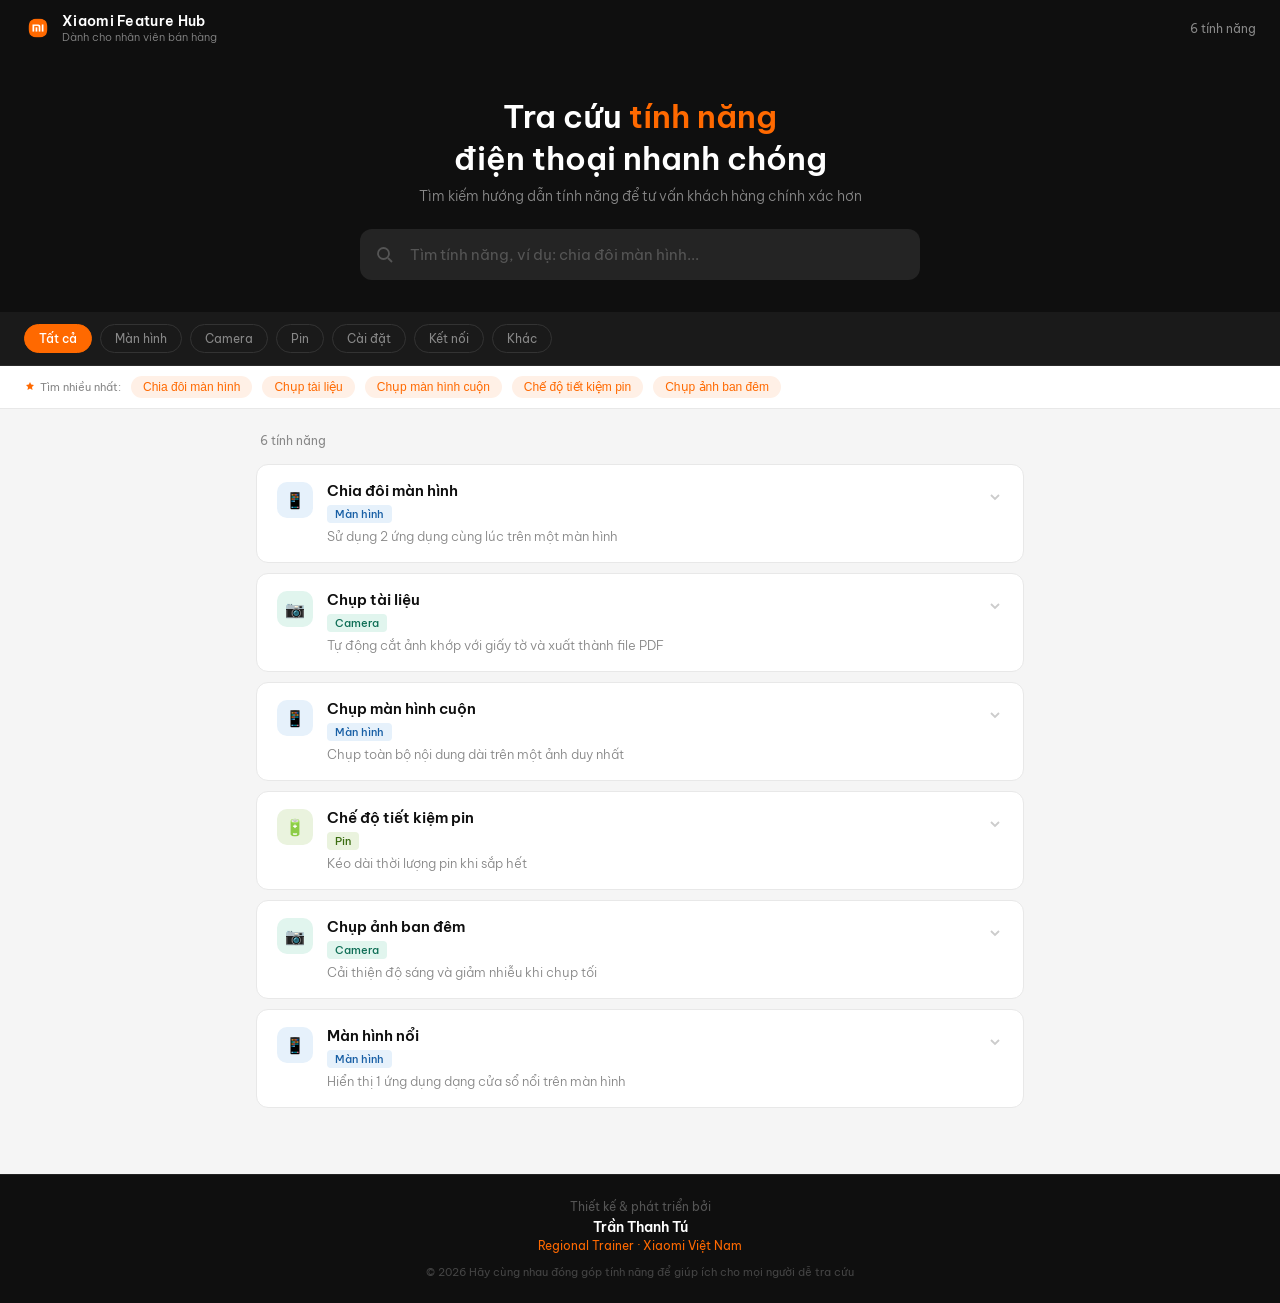
<file: indexGoc.html>
<!DOCTYPE html>
<html lang="vi">
<head>
<meta charset="UTF-8">
<meta name="viewport" content="width=device-width, initial-scale=1.0">
<title>Tra cứu tính năng Xiaomi By Trần Thanh Tú</title>
<link href="https://fonts.googleapis.com/css2?family=Be+Vietnam+Pro:wght@300;400;500;600&display=swap" rel="stylesheet">
<style>
  *, *::before, *::after { box-sizing: border-box; margin: 0; padding: 0; }

  :root {
    --orange: #FF6900;
    --orange-light: #FFF0E6;
    --orange-mid: #FFD4B3;
    --dark: #0F0F0F;
    --dark2: #1A1A1A;
    --dark3: #242424;
    --gray: #888;
    --gray-light: #F5F5F5;
    --white: #FFFFFF;
    --border: #E8E8E8;
    --radius: 12px;
    --radius-sm: 8px;
  }

  body {
    font-family: 'Be Vietnam Pro', sans-serif;
    background: var(--gray-light);
    color: var(--dark);
    min-height: 100vh;
  }

  /* HEADER */
  header {
    background: var(--dark);
    padding: 0 24px;
    display: flex;
    align-items: center;
    justify-content: space-between;
    height: 56px;
    position: sticky;
    top: 0;
    z-index: 100;
  }

  .logo {
    display: flex;
    align-items: center;
    gap: 10px;
    text-decoration: none;
  }

  .logo-icon {
    width: 28px;
    height: 28px;
    background: var(--orange);
    border-radius: 6px;
    display: flex;
    align-items: center;
    justify-content: center;
  }

  .logo-icon svg { width: 16px; height: 16px; }

  .logo-text {
    font-size: 14px;
    font-weight: 600;
    color: var(--white);
    letter-spacing: 0.3px;
  }

  .logo-sub {
    font-size: 11px;
    color: var(--gray);
    font-weight: 300;
  }

  .header-right {
    font-size: 12px;
    color: var(--gray);
  }

  /* HERO */
  .hero {
    background: var(--dark);
    padding: 40px 24px 32px;
    text-align: center;
  }

  .hero h1 {
    font-size: clamp(22px, 4vw, 32px);
    font-weight: 600;
    color: var(--white);
    line-height: 1.3;
    margin-bottom: 8px;
  }

  .hero h1 span { color: var(--orange); }

  .hero p {
    font-size: 14px;
    color: var(--gray);
    font-weight: 300;
    margin-bottom: 24px;
  }

  /* SEARCH */
  .search-wrap {
    max-width: 560px;
    margin: 0 auto;
    position: relative;
  }

  .search-wrap input {
    width: 100%;
    padding: 14px 20px 14px 48px;
    font-size: 15px;
    font-family: 'Be Vietnam Pro', sans-serif;
    border: 2px solid transparent;
    border-radius: var(--radius);
    background: var(--dark3);
    color: var(--white);
    outline: none;
    transition: border-color 0.2s;
  }

  .search-wrap input::placeholder { color: #555; }
  .search-wrap input:focus { border-color: var(--orange); }

  .search-icon {
    position: absolute;
    left: 16px;
    top: 50%;
    transform: translateY(-50%);
    color: #555;
    width: 18px;
    height: 18px;
  }

  .clear-btn {
    position: absolute;
    right: 14px;
    top: 50%;
    transform: translateY(-50%);
    background: none;
    border: none;
    color: #555;
    cursor: pointer;
    font-size: 18px;
    display: none;
    line-height: 1;
  }

  /* FILTERS */
  .filters {
    background: var(--dark2);
    padding: 12px 24px;
    display: flex;
    gap: 8px;
    overflow-x: auto;
    scrollbar-width: none;
    border-bottom: 1px solid #2A2A2A;
  }

  .filters::-webkit-scrollbar { display: none; }

  .filter-btn {
    flex-shrink: 0;
    padding: 6px 14px;
    border-radius: 20px;
    border: 1px solid #333;
    background: transparent;
    color: var(--gray);
    font-size: 12px;
    font-family: 'Be Vietnam Pro', sans-serif;
    cursor: pointer;
    transition: all 0.15s;
    white-space: nowrap;
  }

  .filter-btn:hover { border-color: var(--orange); color: var(--orange); }
  .filter-btn.active { background: var(--orange); border-color: var(--orange); color: var(--white); font-weight: 500; }

  /* TRENDING */
  .trending-bar {
    background: var(--white);
    padding: 10px 24px;
    display: flex;
    align-items: center;
    gap: 10px;
    border-bottom: 1px solid var(--border);
    overflow-x: auto;
    scrollbar-width: none;
  }

  .trending-bar::-webkit-scrollbar { display: none; }

  .trending-label {
    font-size: 11px;
    color: var(--gray);
    white-space: nowrap;
    display: flex;
    align-items: center;
    gap: 4px;
  }

  .trend-tag {
    flex-shrink: 0;
    font-size: 12px;
    padding: 4px 12px;
    border-radius: 20px;
    background: var(--orange-light);
    color: var(--orange);
    cursor: pointer;
    font-weight: 500;
    transition: background 0.15s;
    white-space: nowrap;
    border: none;
  }

  .trend-tag:hover { background: var(--orange-mid); }

  /* MAIN */
  .main {
    max-width: 800px;
    margin: 0 auto;
    padding: 24px 16px;
  }

  .results-info {
    font-size: 12px;
    color: var(--gray);
    margin-bottom: 16px;
    padding: 0 4px;
  }

  /* CARDS */
  .card {
    background: var(--white);
    border-radius: var(--radius);
    margin-bottom: 10px;
    border: 1px solid var(--border);
    overflow: hidden;
    transition: box-shadow 0.2s;
  }

  .card:hover { box-shadow: 0 4px 16px rgba(0,0,0,0.08); }

  .card-header {
    padding: 16px 20px;
    cursor: pointer;
    display: flex;
    align-items: flex-start;
    gap: 14px;
  }

  .cat-dot {
    width: 36px;
    height: 36px;
    border-radius: 10px;
    display: flex;
    align-items: center;
    justify-content: center;
    flex-shrink: 0;
    font-size: 16px;
    margin-top: 1px;
  }

  .card-info { flex: 1; min-width: 0; }

  .card-title {
    font-size: 15px;
    font-weight: 600;
    color: var(--dark);
    margin-bottom: 4px;
    line-height: 1.3;
  }

  .card-meta {
    display: flex;
    align-items: center;
    gap: 8px;
    flex-wrap: wrap;
  }

  .badge {
    font-size: 11px;
    padding: 2px 8px;
    border-radius: 4px;
    font-weight: 500;
  }

  .card-desc {
    font-size: 13px;
    color: var(--gray);
    font-weight: 300;
    margin-top: 4px;
    line-height: 1.5;
  }

  .chevron {
    color: #CCC;
    transition: transform 0.25s;
    flex-shrink: 0;
    margin-top: 8px;
  }

  .card.open .chevron { transform: rotate(180deg); color: var(--orange); }

  /* CARD BODY */
  .card-body {
    max-height: 0;
    overflow: hidden;
    transition: max-height 0.3s ease;
  }

  .card.open .card-body { max-height: 600px; }

  .card-body-inner {
    padding: 0 20px 20px 20px;
    border-top: 1px solid var(--border);
  }

  .steps-title {
    font-size: 11px;
    font-weight: 600;
    color: var(--gray);
    text-transform: uppercase;
    letter-spacing: 0.8px;
    padding: 14px 0 10px;
  }

  .step {
    display: flex;
    gap: 12px;
    align-items: flex-start;
    margin-bottom: 8px;
  }

  .step-num {
    min-width: 22px;
    height: 22px;
    background: var(--orange);
    color: white;
    border-radius: 50%;
    display: flex;
    align-items: center;
    justify-content: center;
    font-size: 11px;
    font-weight: 600;
    flex-shrink: 0;
    margin-top: 1px;
  }

  .step-text {
    font-size: 14px;
    color: var(--dark);
    line-height: 1.5;
    font-weight: 400;
  }

  .benefit-box {
    margin-top: 14px;
    padding: 12px 14px;
    background: var(--orange-light);
    border-radius: var(--radius-sm);
    border-left: 3px solid var(--orange);
    font-size: 13px;
    color: #8B3A00;
    line-height: 1.5;
  }

  .benefit-label {
    font-size: 10px;
    font-weight: 600;
    text-transform: uppercase;
    letter-spacing: 0.8px;
    color: var(--orange);
    margin-bottom: 4px;
  }

  .note-box {
    margin-top: 10px;
    padding: 10px 14px;
    background: #F0F7FF;
    border-radius: var(--radius-sm);
    border-left: 3px solid #4A90D9;
    font-size: 13px;
    color: #1A4D7A;
    line-height: 1.5;
  }

  .product-box {
    margin-top: 10px;
    display: flex;
    align-items: center;
    gap: 6px;
    font-size: 12px;
    color: var(--gray);
  }

  /* EMPTY / LOADING */
  .state-box {
    text-align: center;
    padding: 60px 20px;
    color: var(--gray);
  }

  .state-box .icon { font-size: 40px; margin-bottom: 12px; }
  .state-box p { font-size: 14px; }

  /* CATEGORY COLORS */
  .cat-man-hinh { background: #E6F1FB; }
  .cat-camera { background: #E1F5EE; }
  .cat-pin { background: #EAF3DE; }
  .cat-cai-dat { background: #FAEEDA; }
  .cat-ket-noi { background: #FBEAF0; }
  .cat-khac { background: #F1EFE8; }

  .badge-man-hinh { background: #E6F1FB; color: #185FA5; }
  .badge-camera { background: #E1F5EE; color: #0F6E56; }
  .badge-pin { background: #EAF3DE; color: #3B6D11; }
  .badge-cai-dat { background: #FAEEDA; color: #854F0B; }
  .badge-ket-noi { background: #FBEAF0; color: #993556; }
  .badge-khac { background: #F1EFE8; color: #5F5E5A; }

  @media (max-width: 600px) {
    .hero { padding: 20px 16px 20px; }
    .hero h1 { font-size: 20px; margin-bottom: 6px; }
    .hero p { font-size: 13px; margin-bottom: 16px; display: none; }
    .search-wrap input { padding: 14px 44px 14px 44px; font-size: 16px; border-radius: 10px; }
    .filters { padding: 10px 12px; gap: 6px; }
    .filter-btn { padding: 8px 14px; font-size: 13px; }
    .trending-bar { padding: 8px 12px; gap: 8px; }
    .trend-tag { font-size: 13px; padding: 6px 12px; }
    .main { padding: 12px 10px; }
    .card-header { padding: 14px 14px; gap: 10px; }
    .cat-dot { width: 32px; height: 32px; font-size: 15px; border-radius: 8px; }
    .card-title { font-size: 14px; }
    .card-desc { font-size: 13px; }
    .card-body-inner { padding: 0 14px 16px; }
    .step-text { font-size: 14px; }
    .benefit-box { font-size: 13px; }
    header { padding: 0 14px; }
    .logo-sub { display: none; }
  }
</style>
</head>
<body>

<header>
  <a class="logo" href="#">
    <div class="logo-icon" style="background:none; padding:0;">
      <img src="xiaomi7.png" alt="Xiaomi" style="width:36px;height:36px;object-fit:contain;border-radius:7px;" onerror="this.style.display='none';this.nextElementSibling.style.display='flex'">
      <div style="display:none;width:36px;height:36px;background:#FF6900;border-radius:7px;align-items:center;justify-content:center;font-weight:bold;color:white;font-size:13px;">mi</div>
    </div>
    <div>
      <div class="logo-text">Xiaomi Feature Hub</div>
      <div class="logo-sub">Dành cho nhân viên bán hàng</div>
    </div>
  </a>
  <div class="header-right" id="count-display">Đang tải...</div>
</header>

<div class="hero">
  <h1>Tra cứu <span>tính năng</span><br>điện thoại nhanh chóng</h1>
  <p>Tìm kiếm hướng dẫn tính năng để tư vấn khách hàng chính xác hơn</p>
  <div class="search-wrap">
    <svg class="search-icon" viewBox="0 0 18 18" fill="none" stroke="currentColor" stroke-width="1.8">
      <circle cx="7.5" cy="7.5" r="5.5"/><line x1="12" y1="12" x2="16" y2="16"/>
    </svg>
    <input type="text" id="search-input" placeholder="Tìm tính năng, ví dụ: chia đôi màn hình..." autocomplete="off" />
    <button class="clear-btn" id="clear-btn" onclick="clearSearch()">×</button>
  </div>
</div>

<div class="filters" id="filters">
  <button class="filter-btn active" onclick="setFilter('all', this)">Tất cả</button>
  <button class="filter-btn" onclick="setFilter('Màn hình', this)">Màn hình</button>
  <button class="filter-btn" onclick="setFilter('Camera', this)">Camera</button>
  <button class="filter-btn" onclick="setFilter('Pin', this)">Pin</button>
  <button class="filter-btn" onclick="setFilter('Cài đặt', this)">Cài đặt</button>
  <button class="filter-btn" onclick="setFilter('Kết nối', this)">Kết nối</button>
  <button class="filter-btn" onclick="setFilter('Khác', this)">Khác</button>
</div>

<div class="trending-bar" id="trending-bar">
  <div class="trending-label">
    <svg width="12" height="12" viewBox="0 0 12 12" fill="none"><path d="M6 1l1.2 2.4L10 4l-2 2 .5 3L6 7.5 3.5 9 4 6 2 4l2.8-.6L6 1z" fill="#FF6900"/></svg>
    Tìm nhiều nhất:
  </div>
</div>

<div class="main">
  <div class="results-info" id="results-info"></div>
  <div id="results"></div>
</div>

<script>
const SHEET_ID = '1_BpsY4izWhR9xyKww9vRviUIs7icMIfVxeXXZEZePMA';
const API = `https://docs.google.com/spreadsheets/d/${SHEET_ID}/gviz/tq?tqx=out:json&sheet=`;

let features = [], steps = [], trending = [];
let activeFilter = 'all', searchQ = '';

const catMap = {
  'Màn hình': { cls: 'man-hinh', icon: '📱' },
  'Camera': { cls: 'camera', icon: '📷' },
  'Pin': { cls: 'pin', icon: '🔋' },
  'Cài đặt': { cls: 'cai-dat', icon: '⚙️' },
  'Kết nối': { cls: 'ket-noi', icon: '📶' },
  'Khác': { cls: 'khac', icon: '✨' },
};

function getCat(name) {
  return catMap[name] || { cls: 'khac', icon: '✨' };
}

async function fetchSheet(sheetName) {
  const res = await fetch(API + encodeURIComponent(sheetName));
  const text = await res.text();
  const json = JSON.parse(text.substring(47).slice(0, -2));
  const rawCols = json.table.cols.map(c => c.label ? c.label.trim() : '');
  const rows = json.table.rows;
  if (!rows || rows.length === 0) return [];

  // Kiểm tra xem cols từ API có đủ tên thật không
  // Nếu API trả về "A", "B", "C" hoặc trống → header nằm trong row đầu tiên
  const isRealHeader = rawCols.some(c => c && c.length > 1 && !/^[A-Z]$/.test(c));

  let cols, dataRows;
  if (isRealHeader) {
    cols = rawCols;
    dataRows = rows;
  } else {
    // Header nằm ở row đầu tiên (hàng 2 trong sheet vì hàng 1 trống)
    const headerRow = rows[0];
    cols = headerRow.c.map(cell => cell && cell.v ? String(cell.v).trim() : '');
    dataRows = rows.slice(1);
  }

  return dataRows.map(r => {
    const obj = {};
    cols.forEach((col, i) => {
      if (col) obj[col] = r.c[i] ? String(r.c[i].v ?? '').trim() : '';
    });
    return obj;
  }).filter(r => Object.values(r).some(v => v !== ''));
}

function escHtml(str) {
  return String(str || '').replace(/&/g,'&amp;').replace(/</g,'&lt;').replace(/>/g,'&gt;').replace(/"/g,'&quot;');
}

// Dữ liệu mẫu dự phòng (dùng khi không kết nối được Sheet)
const SAMPLE_FEATURES = [
  { feature_id:'F001', 'Tính năng':'Chia đôi màn hình', 'Danh mục':'Màn hình', 'Công dụng':'Sử dụng 2 ứng dụng cùng lúc trên một màn hình', 'Lợi ích':'Khách hàng có thể nhắn Zalo và xem YouTube cùng lúc', 'Dòng sản phẩm áp dụng':'Tất cả', 'Lưu ý':'RAM > 6GB mới sử dụng được' },
  { feature_id:'F002', 'Tính năng':'Chụp tài liệu', 'Danh mục':'Camera', 'Công dụng':'Tự động cắt ảnh khớp với giấy tờ và xuất thành file PDF', 'Lợi ích':'Tiết kiệm thời gian scan tài liệu, không cần máy scan', 'Dòng sản phẩm áp dụng':'Tất cả', 'Lưu ý':'' },
  { feature_id:'F003', 'Tính năng':'Chụp màn hình cuộn', 'Danh mục':'Màn hình', 'Công dụng':'Chụp toàn bộ nội dung dài trên một ảnh duy nhất', 'Lợi ích':'Lưu toàn bộ tin nhắn, trang web mà không cần chụp nhiều lần', 'Dòng sản phẩm áp dụng':'Tất cả', 'Lưu ý':'' },
  { feature_id:'F004', 'Tính năng':'Chế độ tiết kiệm pin', 'Danh mục':'Pin', 'Công dụng':'Kéo dài thời lượng pin khi sắp hết', 'Lợi ích':'Pin dùng được lâu hơn 30-50%', 'Dòng sản phẩm áp dụng':'Tất cả', 'Lưu ý':'Xuân Đạt đã đóng góp tính năng' },
  { feature_id:'F005', 'Tính năng':'Chụp ảnh ban đêm', 'Danh mục':'Camera', 'Công dụng':'Cải thiện độ sáng và giảm nhiễu khi chụp tối', 'Lợi ích':'Ảnh đêm sáng rõ, điểm mạnh so với đối thủ', 'Dòng sản phẩm áp dụng':'Tất cả', 'Lưu ý':'Các dòng sản phẩm thấp như Redmi có thể khác' },
  { feature_id:'F006', 'Tính năng':'Màn hình nổi', 'Danh mục':'Màn hình', 'Công dụng':'Hiển thị 1 ứng dụng dạng cửa sổ nổi trên màn hình', 'Lợi ích':'Xem video nhỏ trong khi làm việc khác', 'Dòng sản phẩm áp dụng':'Tất cả', 'Lưu ý':'' },
];

const SAMPLE_STEPS = [
  { feature_id:'F001', step_order:1, 'Nội dung':'Vuốt lên từ đáy màn hình để vào giao đa nhiệm' },
  { feature_id:'F001', step_order:2, 'Nội dung':'Nhấn giữ vào ứng dụng muốn chia' },
  { feature_id:'F001', step_order:3, 'Nội dung':'Chọn "Chia đôi màn hình"' },
  { feature_id:'F001', step_order:4, 'Nội dung':'Chọn ứng dụng thứ hai ở phần còn lại' },
  { feature_id:'F002', step_order:1, 'Nội dung':'Mở ứng dụng Máy ảnh' },
  { feature_id:'F002', step_order:2, 'Nội dung':'Chọn chế độ "Tài liệu" hoặc vuốt sang tab Thêm' },
  { feature_id:'F002', step_order:3, 'Nội dung':'Đặt tài liệu phẳng, hướng camera vào' },
  { feature_id:'F002', step_order:4, 'Nội dung':'Nhấn chụp, máy tự cắt và căn chỉnh' },
  { feature_id:'F002', step_order:5, 'Nội dung':'Chọn lưu ảnh hoặc xuất PDF' },
  { feature_id:'F003', step_order:1, 'Nội dung':'Chụp màn hình bình thường (nhấn nút nguồn + giảm âm lượng)' },
  { feature_id:'F003', step_order:2, 'Nội dung':'Nhấn vào biểu tượng "Cuộn" xuất hiện ở góc dưới' },
  { feature_id:'F003', step_order:3, 'Nội dung':'Kéo để chọn độ dài muốn chụp rồi lưu' },
  { feature_id:'F004', step_order:1, 'Nội dung':'Vào Cài đặt > Pin' },
  { feature_id:'F004', step_order:2, 'Nội dung':'Bật "Chế độ tiết kiệm điện"' },
  { feature_id:'F004', step_order:3, 'Nội dung':'Tùy chọn: bật "Tiết kiệm cực đại" khi pin dưới 15%' },
  { feature_id:'F005', step_order:1, 'Nội dung':'Mở ứng dụng Máy ảnh' },
  { feature_id:'F005', step_order:2, 'Nội dung':'Chọn chế độ "Đêm" (Night Mode)' },
  { feature_id:'F005', step_order:3, 'Nội dung':'Giữ điện thoại thẳng, nhấn chụp' },
  { feature_id:'F005', step_order:4, 'Nội dung':'Đợi máy xử lý 2-5 giây' },
  { feature_id:'F006', step_order:1, 'Nội dung':'Vào giao đa nhiệm (vuốt lên)' },
  { feature_id:'F006', step_order:2, 'Nội dung':'Nhấn giữ ứng dụng' },
  { feature_id:'F006', step_order:3, 'Nội dung':'Chọn "Cửa sổ nổi"' },
];

async function init() {
  try {
    [features, steps] = await Promise.all([
      fetchSheet('Feature'),
      fetchSheet('Steps')
    ]);
    if (!features.length) throw new Error('empty');
  } catch(e) {
    // Dùng dữ liệu mẫu khi không kết nối được Sheet
    features = SAMPLE_FEATURES;
    steps = SAMPLE_STEPS;
  }

  document.getElementById('count-display').textContent = features.length + ' tính năng';

  const topFeatures = features.slice(0, 5);
  const tBar = document.getElementById('trending-bar');
  topFeatures.forEach(f => {
    const btn = document.createElement('button');
    btn.className = 'trend-tag';
    btn.textContent = f['Tính năng'];
    btn.onclick = () => { document.getElementById('search-input').value = f['Tính năng']; onSearch(); };
    tBar.appendChild(btn);
  });

  render();
}

function getSteps(featureId) {
  return steps.filter(s => s['feature_id'] === featureId).sort((a, b) => {
    const aNum = parseInt(String(a['step_order']||'').replace(/\D/g,'')) || 0;
    const bNum = parseInt(String(b['step_order']||'').replace(/\D/g,'')) || 0;
    return aNum - bNum;
  });
}

function slugCat(cat) {
  return (catMap[cat] || {cls:'khac'}).cls;
}

function render() {
  const q = searchQ.toLowerCase().trim();
  let list = features.filter(f => {
    const ten = String(f['Tính năng'] || '').toLowerCase();
    const congDung = String(f['Công dụng'] || '').toLowerCase();
    const danhMuc = String(f['Danh mục'] || '').toLowerCase();
    const matchQ = !q || ten.includes(q) || congDung.includes(q) || danhMuc.includes(q);
    const matchF = activeFilter === 'all' || f['Danh mục'] === activeFilter;
    return matchQ && matchF;
  });

  const info = document.getElementById('results-info');
  info.textContent = q || activeFilter !== 'all' ? `Tìm thấy ${list.length} tính năng` : `${list.length} tính năng`;

  if (!list.length) {
    document.getElementById('results').innerHTML = `<div class="state-box"><div class="icon">🔍</div><p>Không tìm thấy tính năng phù hợp.<br>Thử từ khóa khác nhé.</p></div>`;
    return;
  }

  document.getElementById('results').innerHTML = list.map(f => {
    const cat = getCat(f['Danh mục']);
    const fid = f['feature_id'] || '';
    const fSteps = getSteps(fid);

    const stepsHTML = fSteps.map((s, i) => {
      // Thử tất cả tên cột có thể có
      const nd = s['Nội dung'] || s['Nội dung bước'] || s['noi_dung'] || '';
      return `<div class="step">
        <div class="step-num">${i+1}</div>
        <div class="step-text">${escHtml(nd)}</div>
      </div>`;
    }).join('');

    const noteVal = f['Lưu ý/Tên người đóng góp tính năng'] || f['Lưu ý'] || '';
    const noteHTML = noteVal ? `<div class="note-box"><strong style="font-size:10px;text-transform:uppercase;letter-spacing:0.8px;color:#4A90D9;">Lưu ý</strong><br>${escHtml(noteVal)}</div>` : '';
    const productVal = f['Dòng sản phẩm áp dụng'] || '';
    const productHTML = productVal && productVal !== 'Tất cả' ? `<div class="product-box"><svg width="12" height="12" viewBox="0 0 12 12" fill="none"><rect x="1" y="1" width="10" height="10" rx="2" stroke="#888" stroke-width="1.2"/><path d="M4 6h4M6 4v4" stroke="#888" stroke-width="1.2" stroke-linecap="round"/></svg>Áp dụng: <strong>${escHtml(productVal)}</strong></div>` : '';

    return `<div class="card" id="card-${escHtml(fid)}">
      <div class="card-header" onclick="toggleCard('${escHtml(fid)}')">
        <div class="cat-dot cat-${cat.cls}">${cat.icon}</div>
        <div class="card-info">
          <div class="card-title">${escHtml(f['Tính năng'])}</div>
          <div class="card-meta">
            <span class="badge badge-${cat.cls}">${escHtml(f['Danh mục'])}</span>
          </div>
          <div class="card-desc">${escHtml(f['Công dụng'])}</div>
        </div>
        <svg class="chevron" width="16" height="16" viewBox="0 0 16 16" fill="none" stroke="currentColor" stroke-width="1.8"><path d="M4 6l4 4 4-4"/></svg>
      </div>
      <div class="card-body">
        <div class="card-body-inner">
          ${fSteps.length ? `<div class="steps-title">Các bước thực hiện</div>${stepsHTML}` : ''}
          ${noteHTML}
          ${productHTML}
        </div>
      </div>
    </div>`;
  }).join('');
}

function toggleCard(id) {
  const card = document.getElementById('card-' + id);
  const isOpen = card.classList.contains('open');
  document.querySelectorAll('.card.open').forEach(c => c.classList.remove('open'));
  if (!isOpen) card.classList.add('open');
}

function onSearch() {
  searchQ = document.getElementById('search-input').value;
  document.getElementById('clear-btn').style.display = searchQ ? 'block' : 'none';
  render();
}

function clearSearch() {
  document.getElementById('search-input').value = '';
  searchQ = '';
  document.getElementById('clear-btn').style.display = 'none';
  render();
}

function setFilter(cat, btn) {
  activeFilter = cat;
  document.querySelectorAll('.filter-btn').forEach(b => b.classList.remove('active'));
  btn.classList.add('active');
  render();
}

document.getElementById('search-input').addEventListener('input', onSearch);
document.getElementById('search-input').addEventListener('keydown', e => { if(e.key === 'Escape') clearSearch(); });


init();
</script>
<footer style="background:var(--dark);padding:24px;text-align:center;margin-top:32px;border-top:1px solid #222;">
  <div style="font-size:12px;color:#555;margin-bottom:4px;">Thiết kế &amp; phát triển bởi</div>
  <div style="font-size:14px;font-weight:600;color:var(--white);">Trần Thanh Tú</div>
  <div style="font-size:12px;color:var(--orange);margin-top:2px;">Regional Trainer · Xiaomi Việt Nam</div>
  <div style="font-size:11px;color:#444;margin-top:12px;">© 2026 Hãy cùng nhau đóng góp tính năng để giúp ích cho mọi người dễ tra cứu</div>
</footer>
</body>
</html>
</file>
<file: style.css>
/* ══════════════════════════════════════════
   XIAOMI FEATURE HUB v5 — style.css
   Tác giả: Trần Thanh Tú · Regional Trainer
══════════════════════════════════════════ */

*, *::before, *::after { box-sizing: border-box; margin: 0; padding: 0; }

:root {
  --orange:#FF6900; --orange-light:#FFF0E6; --orange-mid:#FFD4B3;
  --dark:#0F0F0F; --dark2:#1A1A1A; --dark3:#242424;
  --gray:#888; --gray-light:#F5F5F5; --white:#FFFFFF;
  --border:#E8E8E8; --radius:12px; --radius-sm:8px;
  --green:#16a34a; --green-light:#dcfce7;
  --blue:#1d4ed8; --blue-light:#dbeafe;
}

body { font-family:'Be Vietnam Pro',sans-serif; background:var(--gray-light); color:var(--dark); min-height:100vh; }

/* ── HEADER ── */
header { background:var(--dark); padding:0 24px; display:flex; align-items:center; justify-content:space-between; height:56px; position:sticky; top:0; z-index:200; }
.logo { display:flex; align-items:center; gap:10px; text-decoration:none; }
.logo-icon { width:36px; height:36px; display:flex; align-items:center; justify-content:center; }
.logo-text { font-size:14px; font-weight:600; color:var(--white); letter-spacing:0.3px; }
.logo-sub  { font-size:11px; color:var(--gray); font-weight:300; }
.header-right { display:flex; align-items:center; gap:10px; }
.count-badge { font-size:12px; color:var(--gray); white-space:nowrap; }
.version-badge { font-size:10px; padding:2px 7px; border-radius:20px; background:#FF6900; color:#fff; font-weight:600; }

/* ── STICKY SEARCH ── */
.sticky-search {
  position:fixed; top:56px; left:0; right:0; z-index:190;
  background:var(--dark2); padding:10px 16px;
  border-bottom:1px solid #2A2A2A;
  transform:translateY(-110%);
  transition:transform 0.25s ease;
  pointer-events:none;
  box-shadow:0 4px 12px rgba(0,0,0,0.3);
}
.sticky-search.visible { transform:translateY(0); pointer-events:auto; }
.sticky-inner { max-width:800px; margin:0 auto; position:relative; }
.sticky-search input {
  width:100%; padding:10px 38px 10px 40px;
  font-size:14px; font-family:'Be Vietnam Pro',sans-serif;
  border:2px solid transparent; border-radius:var(--radius-sm);
  background:var(--dark3); color:var(--white); outline:none; transition:border-color 0.2s;
}
.sticky-search input::placeholder { color:#555; }
.sticky-search input:focus { border-color:var(--orange); }
.s-icon { position:absolute; left:13px; top:50%; transform:translateY(-50%); color:#555; width:16px; height:16px; pointer-events:none; }
.s-clear { position:absolute; right:10px; top:50%; transform:translateY(-50%); background:none; border:none; color:#555; cursor:pointer; font-size:20px; display:none; line-height:1; padding:4px; }

/* ── HERO ── */
.hero { background:var(--dark); padding:40px 24px 32px; text-align:center; }
.hero h1 { font-size:clamp(22px,4vw,32px); font-weight:600; color:var(--white); line-height:1.3; margin-bottom:8px; }
.hero h1 span { color:var(--orange); }
.hero p { font-size:14px; color:var(--gray); font-weight:300; margin-bottom:24px; }
.search-wrap { max-width:560px; margin:0 auto; position:relative; }
.search-wrap input {
  width:100%; padding:14px 44px 14px 48px;
  font-size:15px; font-family:'Be Vietnam Pro',sans-serif;
  border:2px solid transparent; border-radius:var(--radius);
  background:var(--dark3); color:var(--white); outline:none; transition:border-color 0.2s;
}
.search-wrap input::placeholder { color:#555; }
.search-wrap input:focus { border-color:var(--orange); }
.search-icon { position:absolute; left:16px; top:50%; transform:translateY(-50%); color:#555; width:18px; height:18px; pointer-events:none; }
.clear-btn { position:absolute; right:14px; top:50%; transform:translateY(-50%); background:none; border:none; color:#555; cursor:pointer; font-size:20px; display:none; line-height:1; padding:4px; }

/* ── FILTERS ── */
.filters { background:var(--dark2); padding:12px 24px; display:flex; gap:8px; overflow-x:auto; scrollbar-width:none; border-bottom:1px solid #2A2A2A; }
.filters::-webkit-scrollbar { display:none; }
.filter-btn { flex-shrink:0; padding:6px 14px; border-radius:20px; border:1px solid #333; background:transparent; color:var(--gray); font-size:12px; font-family:'Be Vietnam Pro',sans-serif; cursor:pointer; transition:all 0.15s; white-space:nowrap; }
.filter-btn:hover { border-color:var(--orange); color:var(--orange); }
.filter-btn.active { background:var(--orange); border-color:var(--orange); color:var(--white); font-weight:500; }

/* ── TRENDING ── */
.trending-bar { background:var(--white); padding:10px 24px; display:flex; align-items:center; gap:10px; border-bottom:1px solid var(--border); overflow-x:auto; scrollbar-width:none; }
.trending-bar::-webkit-scrollbar { display:none; }
.trending-label { font-size:11px; color:var(--gray); white-space:nowrap; display:flex; align-items:center; gap:4px; }
.trend-tag { flex-shrink:0; font-size:12px; padding:4px 12px; border-radius:20px; background:var(--orange-light); color:var(--orange); cursor:pointer; font-weight:500; transition:background 0.15s; white-space:nowrap; border:none; font-family:'Be Vietnam Pro',sans-serif; }
.trend-tag:hover { background:var(--orange-mid); }

/* ── DEVICE FILTER ── */
.device-bar { background:var(--white); padding:8px 24px; display:flex; align-items:center; gap:8px; border-bottom:1px solid var(--border); overflow-x:auto; scrollbar-width:none; }
.device-bar::-webkit-scrollbar { display:none; }
.device-label { font-size:11px; color:var(--gray); white-space:nowrap; font-weight:500; }
.device-btn { flex-shrink:0; padding:5px 12px; border-radius:20px; border:1px solid var(--border); background:transparent; color:var(--gray); font-size:12px; font-family:'Be Vietnam Pro',sans-serif; cursor:pointer; transition:all 0.15s; white-space:nowrap; }
.device-btn:hover { border-color:var(--orange); color:var(--orange); }
.device-btn.active { background:var(--dark); border-color:var(--dark); color:var(--white); font-weight:500; }

/* ── MAIN ── */
.main { max-width:800px; margin:0 auto; padding:24px 16px; }
.results-info { font-size:12px; color:var(--gray); margin-bottom:16px; padding:0 4px; display:flex; justify-content:space-between; align-items:center; flex-wrap:wrap; gap:4px; }

/* ── CARDS ── */
.card { background:var(--white); border-radius:var(--radius); margin-bottom:10px; border:1px solid var(--border); overflow:hidden; transition:box-shadow 0.2s; }
.card:hover { box-shadow:0 4px 16px rgba(0,0,0,0.08); }
.card-header { padding:16px 20px; cursor:pointer; display:flex; align-items:flex-start; gap:14px; user-select:none; }
.cat-dot { width:36px; height:36px; border-radius:10px; display:flex; align-items:center; justify-content:center; flex-shrink:0; font-size:16px; margin-top:1px; }
.card-info { flex:1; min-width:0; }
.card-title { font-size:15px; font-weight:600; color:var(--dark); margin-bottom:4px; line-height:1.3; }
.card-meta { display:flex; align-items:center; gap:6px; flex-wrap:wrap; margin-bottom:4px; }
.badge { font-size:11px; padding:2px 8px; border-radius:4px; font-weight:500; }
.badge-creator { font-size:10px; padding:2px 7px; border-radius:4px; background:var(--green-light); color:var(--green); font-weight:500; }
.badge-updated { font-size:10px; padding:2px 7px; border-radius:4px; background:var(--blue-light); color:var(--blue); font-weight:500; }
.card-desc { font-size:13px; color:var(--gray); font-weight:300; line-height:1.5; }
.chevron { color:#CCC; transition:transform 0.25s; flex-shrink:0; margin-top:8px; }
.card.open .chevron { transform:rotate(180deg); color:var(--orange); }
.card-body { max-height:0; overflow:hidden; transition:max-height 0.4s ease; }
.card.open .card-body { max-height:3000px; }
.card-body-inner { padding:0 20px 20px; border-top:1px solid var(--border); }
.steps-title { font-size:11px; font-weight:600; color:var(--gray); text-transform:uppercase; letter-spacing:0.8px; padding:14px 0 10px; }
.step { display:flex; gap:12px; align-items:flex-start; margin-bottom:8px; }
.step-num { min-width:22px; height:22px; background:var(--orange); color:white; border-radius:50%; display:flex; align-items:center; justify-content:center; font-size:11px; font-weight:600; flex-shrink:0; margin-top:1px; }
.step-text { font-size:14px; color:var(--dark); line-height:1.5; }
.note-box { margin-top:10px; padding:10px 14px; background:#F0F7FF; border-radius:var(--radius-sm); border-left:3px solid #4A90D9; font-size:13px; color:#1A4D7A; line-height:1.5; }
.product-box { margin-top:10px; display:flex; align-items:center; gap:6px; font-size:12px; color:var(--gray); }
.meta-footer { margin-top:12px; padding-top:10px; border-top:1px solid #F0F0F0; display:flex; align-items:center; gap:8px; flex-wrap:wrap; }
.meta-item { font-size:11px; color:#aaa; display:flex; align-items:center; gap:3px; }

/* ── BÁO LỖI BUTTON ── */
.report-btn { margin-top:12px; padding:7px 14px; border-radius:var(--radius-sm); border:1px solid var(--border); background:transparent; color:var(--gray); font-size:12px; font-family:'Be Vietnam Pro',sans-serif; cursor:pointer; display:inline-flex; align-items:center; gap:6px; transition:all 0.15s; }
.report-btn:hover { border-color:#E53935; color:#E53935; background:#FFF5F5; }

/* ── PAGINATION ── */
.pagination { display:flex; justify-content:center; align-items:center; gap:6px; margin-top:24px; padding-bottom:24px; flex-wrap:wrap; }
.page-btn { min-width:38px; height:38px; border-radius:var(--radius-sm); border:1px solid var(--border); background:var(--white); color:var(--dark); font-size:14px; font-family:'Be Vietnam Pro',sans-serif; cursor:pointer; display:flex; align-items:center; justify-content:center; transition:all 0.2s; padding:0 6px; }
.page-btn:hover:not(:disabled):not(.active) { border-color:var(--orange); color:var(--orange); }
.page-btn.active { background:var(--orange); border-color:var(--orange); color:var(--white); font-weight:600; pointer-events:none; }
.page-btn:disabled { background:var(--gray-light); color:#ccc; border-color:#eee; cursor:not-allowed; }
.page-ellipsis { color:var(--gray); font-size:14px; padding:0 2px; align-self:center; }

/* ── LOADING / EMPTY ── */
.state-box { text-align:center; padding:60px 20px; color:var(--gray); }
.state-box .icon { font-size:40px; margin-bottom:12px; }
.state-box p { font-size:14px; }
.spinner { width:36px; height:36px; border:3px solid var(--border); border-top-color:var(--orange); border-radius:50%; animation:spin 0.8s linear infinite; margin:0 auto 16px; }
@keyframes spin { to { transform:rotate(360deg); } }

/* ── CATEGORY COLORS ── */
.cat-man-hinh{background:#E6F1FB;} .cat-camera{background:#E1F5EE;} .cat-pin{background:#EAF3DE;}
.cat-cai-dat{background:#FAEEDA;} .cat-ket-noi{background:#FBEAF0;} .cat-khac{background:#F1EFE8;}
.cat-he-thong{background:#EDE8FB;} .cat-hieu-nang{background:#FCF0E8;} .cat-tien-ich{background:#E8F8FC;}
.badge-man-hinh{background:#E6F1FB;color:#185FA5;} .badge-camera{background:#E1F5EE;color:#0F6E56;}
.badge-pin{background:#EAF3DE;color:#3B6D11;} .badge-cai-dat{background:#FAEEDA;color:#854F0B;}
.badge-ket-noi{background:#FBEAF0;color:#993556;} .badge-khac{background:#F1EFE8;color:#5F5E5A;}
.badge-he-thong{background:#EDE8FB;color:#4A2D9C;} .badge-hieu-nang{background:#FCF0E8;color:#8B4513;}
.badge-tien-ich{background:#E8F8FC;color:#0E6E8A;}

/* ── MODAL ── */
.modal-overlay { position:fixed; inset:0; background:rgba(0,0,0,0.5); z-index:1000; display:flex; align-items:center; justify-content:center; padding:16px; opacity:0; pointer-events:none; transition:opacity 0.2s; }
.modal-overlay.open { opacity:1; pointer-events:auto; }
.modal { background:var(--white); border-radius:var(--radius); width:100%; max-width:440px; padding:24px; transform:translateY(20px); transition:transform 0.2s; max-height:90vh; overflow-y:auto; }
.modal-overlay.open .modal { transform:translateY(0); }
.modal-title { font-size:16px; font-weight:600; color:var(--dark); margin-bottom:4px; }
.modal-sub { font-size:13px; color:var(--gray); margin-bottom:16px; }
.modal-feature { font-size:13px; font-weight:500; color:var(--orange); background:var(--orange-light); padding:6px 12px; border-radius:var(--radius-sm); margin-bottom:16px; display:inline-block; }
.modal-label { font-size:12px; font-weight:500; color:var(--dark); margin-bottom:8px; }
.modal-checks { display:flex; flex-direction:column; gap:8px; margin-bottom:16px; }
.modal-check { display:flex; align-items:center; gap:10px; cursor:pointer; }
.modal-check input { width:16px; height:16px; accent-color:var(--orange); cursor:pointer; }
.modal-check span { font-size:13px; color:var(--dark); }
.modal-textarea, select.modal-textarea { width:100%; padding:10px 12px; border:1px solid var(--border); border-radius:var(--radius-sm); font-size:13px; font-family:'Be Vietnam Pro',sans-serif; color:var(--dark); resize:vertical; min-height:80px; outline:none; transition:border-color 0.2s; background:var(--white); }
.modal-textarea:focus { border-color:var(--orange); }
.modal-textarea::placeholder { color:#BBB; }
select.modal-textarea { min-height:unset; height:38px; resize:none; cursor:pointer; appearance:auto; }
.modal-actions { display:flex; gap:8px; margin-top:16px; justify-content:flex-end; }
.btn-cancel { padding:9px 18px; border-radius:var(--radius-sm); border:1px solid var(--border); background:transparent; color:var(--gray); font-size:13px; font-family:'Be Vietnam Pro',sans-serif; cursor:pointer; }
.btn-cancel:hover { border-color:var(--gray); }
.btn-submit { padding:9px 18px; border-radius:var(--radius-sm); border:none; background:var(--orange); color:var(--white); font-size:13px; font-weight:500; font-family:'Be Vietnam Pro',sans-serif; cursor:pointer; transition:opacity 0.15s; }
.btn-submit:hover { opacity:0.85; }
.btn-submit:disabled { opacity:0.5; cursor:not-allowed; }
.modal-success { text-align:center; padding:16px 0 8px; }
.modal-success .s-icon-big { font-size:40px; margin-bottom:12px; }
.modal-success p { font-size:14px; color:var(--gray); }

/* ── DEMO BANNER ── */
.demo-banner { background:#FFF3E0; border-bottom:2px solid var(--orange); padding:8px 24px; text-align:center; font-size:12px; color:#854F0B; display:none; }
.demo-banner.visible { display:block; }

/* ── RESPONSIVE ── */
@media(max-width:600px){
  .hero{padding:20px 16px;}
  .hero h1{font-size:20px;margin-bottom:6px;}
  .hero p{display:none;}
  .search-wrap input{font-size:16px;}
  .filters{padding:10px 12px;gap:6px;}
  .filter-btn{padding:8px 14px;font-size:13px;}
  .trending-bar{padding:8px 12px;}
  .main{padding:12px 10px;}
  .card-header{padding:14px;gap:10px;}
  .cat-dot{width:32px;height:32px;font-size:15px;border-radius:8px;}
  .card-title{font-size:14px;}
  header{padding:0 14px;}
  .logo-sub{display:none;}
  .page-btn{min-width:34px;height:34px;font-size:13px;}
  .device-bar{padding:8px 12px;}
  .modal{padding:20px 16px;}
  .modal-overlay{align-items:flex-end;}
  .modal{border-radius:var(--radius) var(--radius) 0 0; max-height:85vh;}
}
</file>
